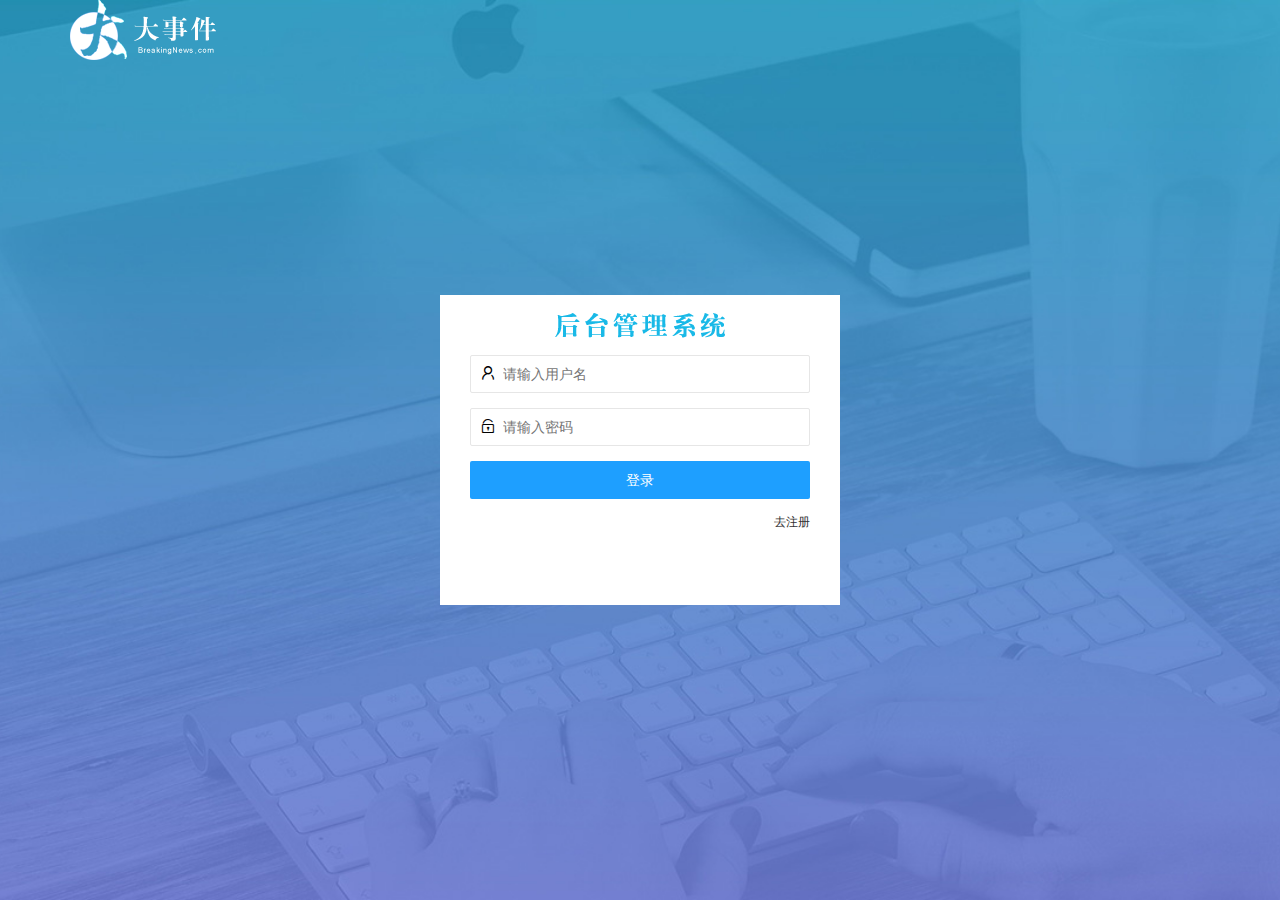
<file: login.html>
<!DOCTYPE html>
<html lang="en">

<head>
    <meta charset="UTF-8">
    <meta name="viewport" content="width=device-width, initial-scale=1.0">
    <title>大事件注册页面</title>
    <link rel="stylesheet" href="/home/assets/lib/layui/css/layui.css">
    <link rel="stylesheet" href="/home/assets/css/login.css">
</head>

<body>
    <!-- 头部的 Logo 区域 -->
    <div class="layui-main">
        <img src="/home/assets/images/logo.png" alt="" />
    </div>

    <!-- 登录注册区域 -->
    <div class="loginAndRegBox">
        <div class="title-box"></div>
        <!-- 登录的div -->
        <div class="login-box">
            <!-- 登录的表单 -->
            <form class="layui-form" id="form_login">
                <!-- 用户名 -->
                <div class="layui-form-item">
                    <i class="layui-icon layui-icon-username"></i>
                    <input type="text" name="username" required lay-verify="required" placeholder="请输入用户名" autocomplete="off" class="layui-input" />
                </div>
                <!-- 密码 -->
                <div class="layui-form-item">
                    <i class="layui-icon layui-icon-password"></i>
                    <input type="password" name="password" required lay-verify="required|pwd" placeholder="请输入密码" autocomplete="off" class="layui-input" />
                </div>
                <!-- 登录按钮 -->
                <div class="layui-form-item">
                    <!-- 注意：表单提交按钮和普通按钮的区别，就是 lay-submit 属性 -->
                    <button class="layui-btn layui-btn-fluid layui-btn-normal" lay-submit>登录</button>
                </div>
                <div class="layui-form-item links">
                    <a href="javascript:;" id="link_reg">去注册</a>
                </div>
            </form>
        </div>
        <!-- 注册的div -->
        <div class="reg-box">
            <!-- 注册的表单 -->
            <form class="layui-form" id="form_reg">
                <!-- 用户名 -->
                <div class="layui-form-item">
                    <i class="layui-icon layui-icon-username"></i>
                    <input type="text" name="username" required lay-verify="required" placeholder="请输入用户名" autocomplete="off" class="layui-input" />
                </div>
                <!-- 密码 -->
                <div class="layui-form-item">
                    <i class="layui-icon layui-icon-password"></i>
                    <input type="password" name="password" required lay-verify="required|pwd" placeholder="请输入密码" autocomplete="off" class="layui-input" />
                </div>
                <!-- 密码确认框 -->
                <div class="layui-form-item">
                    <i class="layui-icon layui-icon-password"></i>
                    <input type="password" name="repassword" required lay-verify="required|pwd|repwd" placeholder="再次确认密码" autocomplete="off" class="layui-input" />
                </div>
                <!-- 注册按钮 -->
                <div class="layui-form-item">
                    <!-- 注意：表单提交按钮和普通按钮的区别，就是 lay-submit 属性 -->
                    <button class="layui-btn layui-btn-fluid layui-btn-normal" lay-submit>注册</button>
                </div>
                <div class="layui-form-item links">
                    <a href="javascript:;" id="link_login">去登录</a>
                </div>
            </form>
            <!-- <a href="javascript:;" id="link_login">去登录</a> -->

        </div>
    </div>
    <script src="/home/assets/lib/layui/layui.all.js"></script>
    <script src="/home/assets/lib/jquery.js"></script>
    <script src="/home/assets/js/baseApl.js"></script>
    <script src="/home/assets/js/login.js"></script>
</body>

</html>
</file>
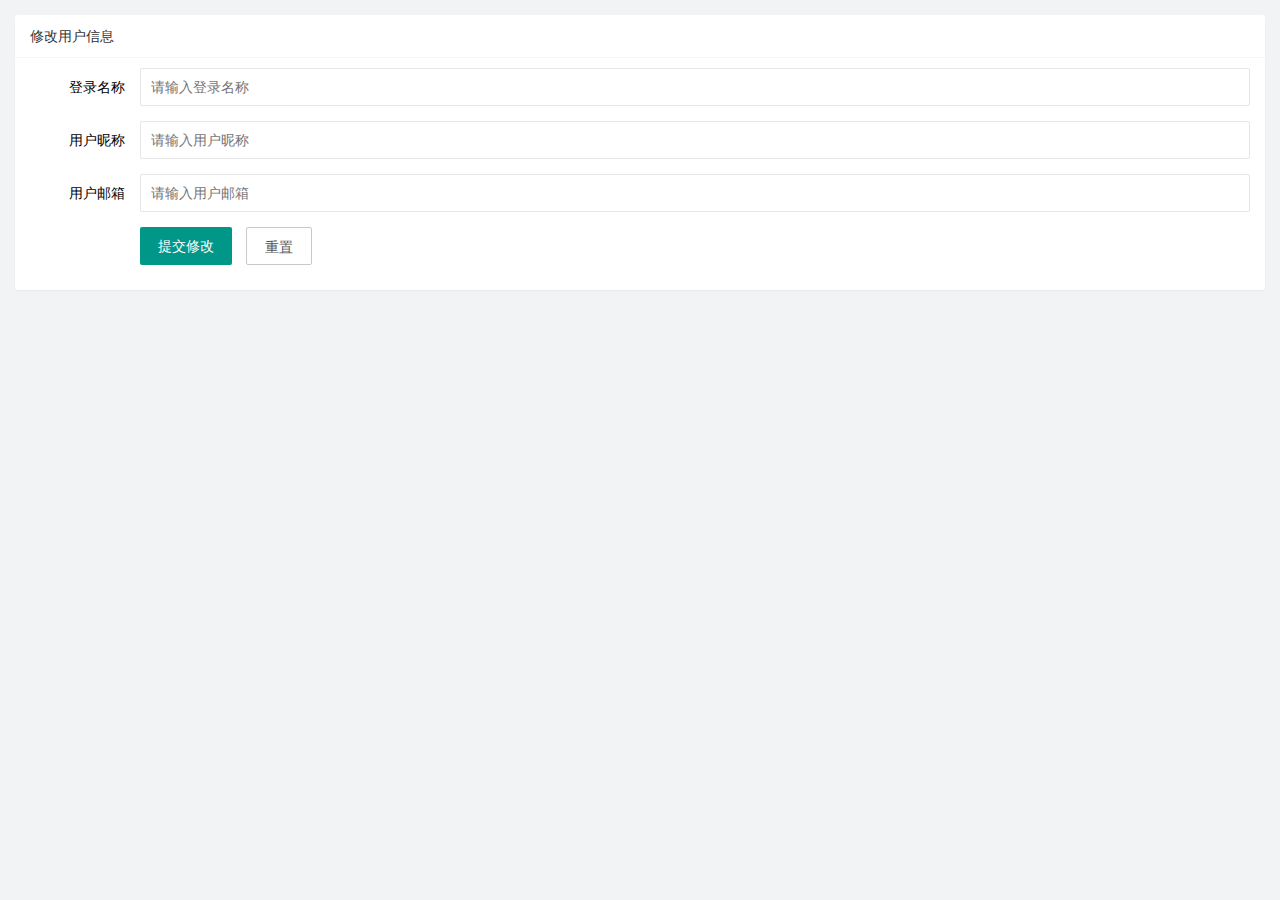
<file: user/user_info.html>
<!DOCTYPE html>
<html lang="en">

<head>
    <meta charset="UTF-8">
    <meta name="viewport" content="width=device-width, initial-scale=1.0">
    <title>Document</title>
    <link rel="stylesheet" href="/home/assets/lib/layui/css/layui.css">
    <link rel="stylesheet" href="/home/assets/css/user/user_info.css">
</head>

<body>
    <!-- 卡片区域 -->
    <div class="layui-card">
        <div class="layui-card-header">修改用户信息</div>
        <div class="layui-card-body">
            <!-- form 表单区域 -->
            <form class="layui-form" lay-filter="formUserInfo">
                <!-- 这是隐藏域 -->
                <input type="hidden" name="id" value="" />
                <div class="layui-form-item">
                    <label class="layui-form-label">登录名称</label>
                    <div class="layui-input-block">
                        <input type="text" name="username" required lay-verify="required" placeholder="请输入登录名称" autocomplete="off" class="layui-input" readonly />
                    </div>
                </div>
                <div class="layui-form-item">
                    <label class="layui-form-label">用户昵称</label>
                    <div class="layui-input-block">
                        <input type="text" name="nickname" required lay-verify="required|nickname" placeholder="请输入用户昵称" autocomplete="off" class="layui-input" />
                    </div>
                </div>
                <div class="layui-form-item">
                    <label class="layui-form-label">用户邮箱</label>
                    <div class="layui-input-block">
                        <input type="text" name="email" required lay-verify="required|email" placeholder="请输入用户邮箱" autocomplete="off" class="layui-input" />
                    </div>
                </div>
                <div class="layui-form-item">
                    <div class="layui-input-block">
                        <button class="layui-btn" lay-submit lay-filter="formDemo">提交修改</button>
                        <button class="layui-btn layui-btn-primary" id="btnReset">重置</button>
                    </div>
                </div>
            </form>
        </div>
    </div>
    <script src="/home/assets/lib/layui/layui.all.js"></script>
    <script src="/home/assets/lib/jquery.js"></script>
    <script src="/home/assets/js/baseApl.js"></script>
    <script src="/home/assets/js/user_info.js"></script>
</body>

</html>
</file>
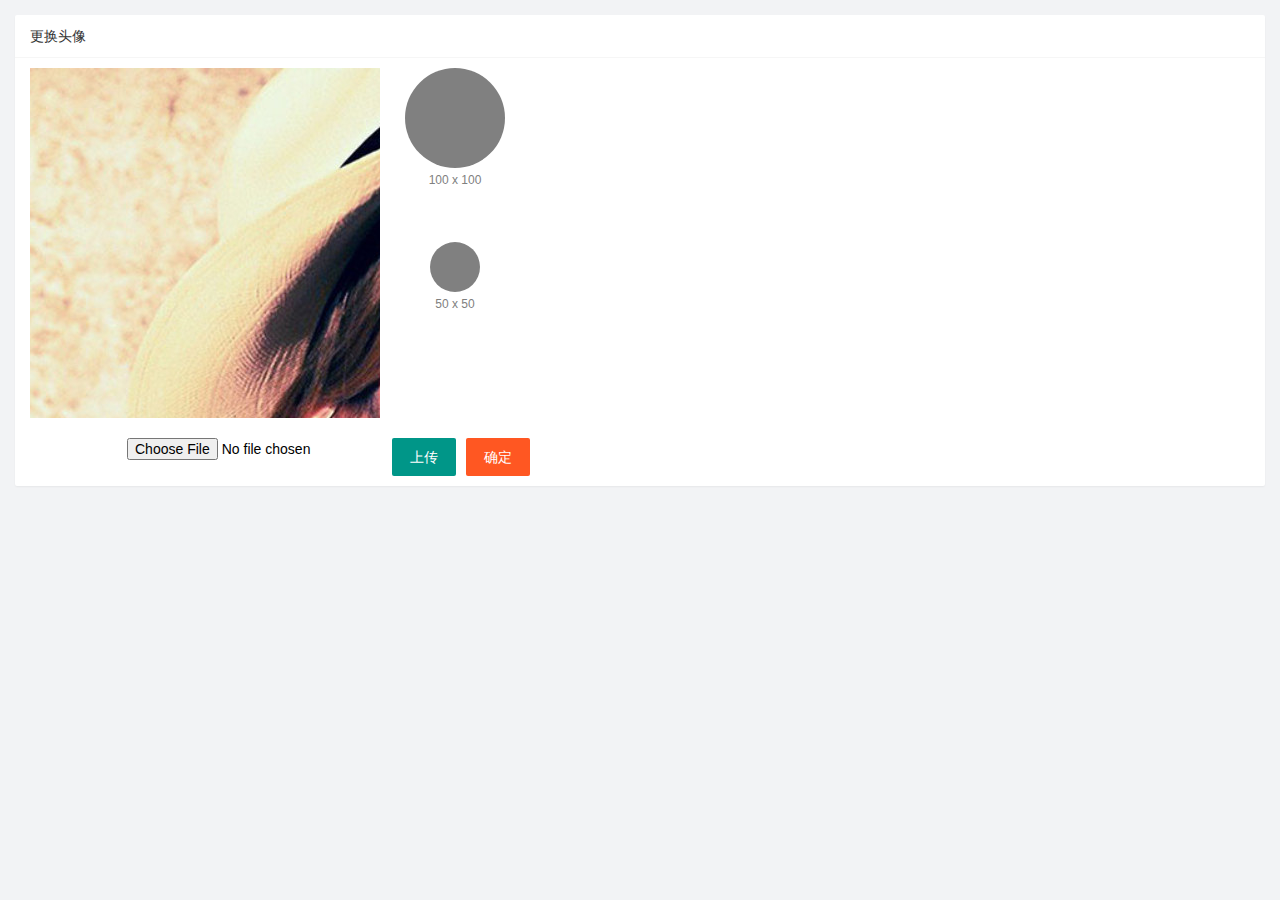
<file: user/user_pic.html>
<!DOCTYPE html>
<html lang="en">

<head>
    <meta charset="UTF-8" />
    <meta name="viewport" content="width=device-width, initial-scale=1.0" />
    <title>Document</title>
    <link rel="stylesheet" href="/home/assets/lib/cropper/cropper.css">
    <link rel="stylesheet" href="/home/assets/lib/layui/css/layui.css" />
    <link rel="stylesheet" href="/home/assets/css/user/user_pic.css" />
</head>

<body>
    <!-- 卡片区域 -->
    <div class="layui-card">
        <div class="layui-card-header">更换头像</div>
        <div class="layui-card-body">
            <!-- 第一行的图片裁剪和预览区域 -->
            <div class="row1">
                <!-- 图片裁剪区域 -->
                <div class="cropper-box">
                    <!-- 这个 img 标签很重要，将来会把它初始化为裁剪区域 -->
                    <img id="image" src="/home/assets/images/sample.jpg" />
                </div>
                <!-- 图片的预览区域 -->
                <div class="preview-box">
                    <div>
                        <!-- 宽高为 100px 的预览区域 -->
                        <div class="img-preview w100"></div>
                        <p class="size">100 x 100</p>
                    </div>
                    <div>
                        <!-- 宽高为 50px 的预览区域 -->
                        <div class="img-preview w50"></div>
                        <p class="size">50 x 50</p>
                    </div>
                </div>
            </div>
            <!-- 第二行 -->
            <div class="row2">
                <input type="file" id="file" accept="image/*">
                <button type="button" type="button" class="layui-btn">上传</button>
                <button type="button" class="layui-btn layui-btn-danger">确定</button>
            </div>
        </div>
    </div>
    <script src="/home/assets/lib/jquery.js"></script>
    <script src="/home/assets/lib/cropper/Cropper.js"></script>
    <script src="/home/assets/lib/cropper/jquery-cropper.js"></script>
</body>

</html>
</file>
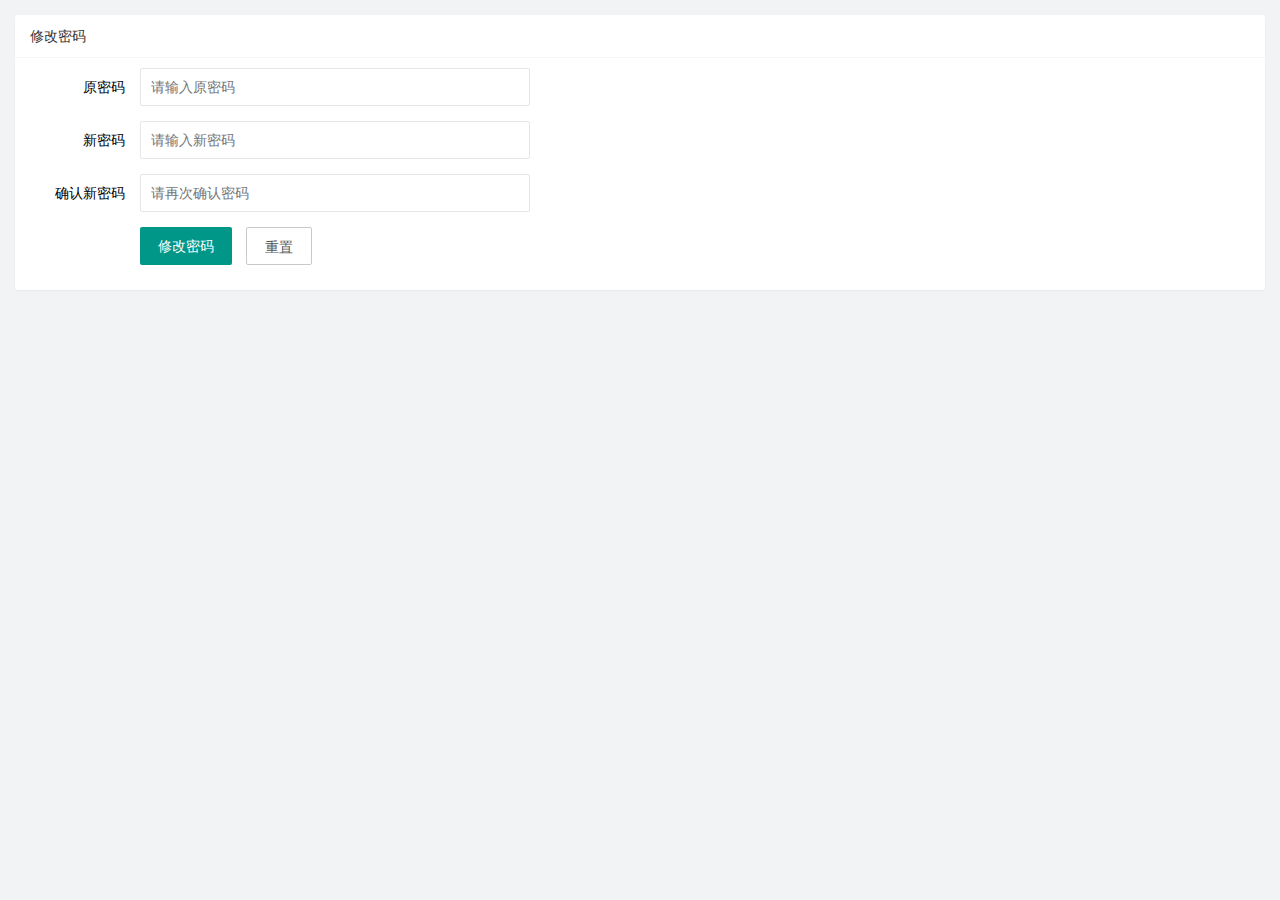
<file: user/user_pwd.html>
<!DOCTYPE html>
<html lang="en">

<head>
    <meta charset="UTF-8" />
    <meta name="viewport" content="width=device-width, initial-scale=1.0" />
    <title>Document</title>
    <link rel="stylesheet" href="/home/assets/lib/layui/css/layui.css" />
    <link rel="stylesheet" href="/home/assets/css/user/user_pwd.css" />
</head>

<body>
    <!-- 卡片区域 -->
    <div class="layui-card">
        <div class="layui-card-header">修改密码</div>
        <div class="layui-card-body">
            <form class="layui-form">
                <div class="layui-form-item">
                    <label class="layui-form-label">原密码</label>
                    <div class="layui-input-block">
                        <input type="password" name="oldPwd" required lay-verify="required|pwd" placeholder="请输入原密码" autocomplete="off" class="layui-input" />
                    </div>
                </div>
                <div class="layui-form-item">
                    <label class="layui-form-label">新密码</label>
                    <div class="layui-input-block">
                        <input type="password" name="newPwd" required lay-verify="required|pwd|samePwd" placeholder="请输入新密码" autocomplete="off" class="layui-input" />
                    </div>
                </div>
                <div class="layui-form-item">
                    <label class="layui-form-label">确认新密码</label>
                    <div class="layui-input-block">
                        <input type="password" name="rePwd" required lay-verify="required|pwd|rePwd" placeholder="请再次确认密码" autocomplete="off" class="layui-input" />
                    </div>
                </div>
                <div class="layui-form-item">
                    <div class="layui-input-block">
                        <button class="layui-btn" lay-submit lay-filter="formDemo">修改密码</button>
                        <button type="reset" class="layui-btn layui-btn-primary">重置</button>
                    </div>
                </div>
            </form>
        </div>
    </div>
    <script src="/home/assets/lib/layui/layui.all.js"></script>
    <script src="/home/assets/lib/jquery.js"></script>
    <script src="/home/assets/js/baseApl.js"></script>
    <script src="/home/assets/js/user_pwd.js"></script>
</body>

</html>
</file>
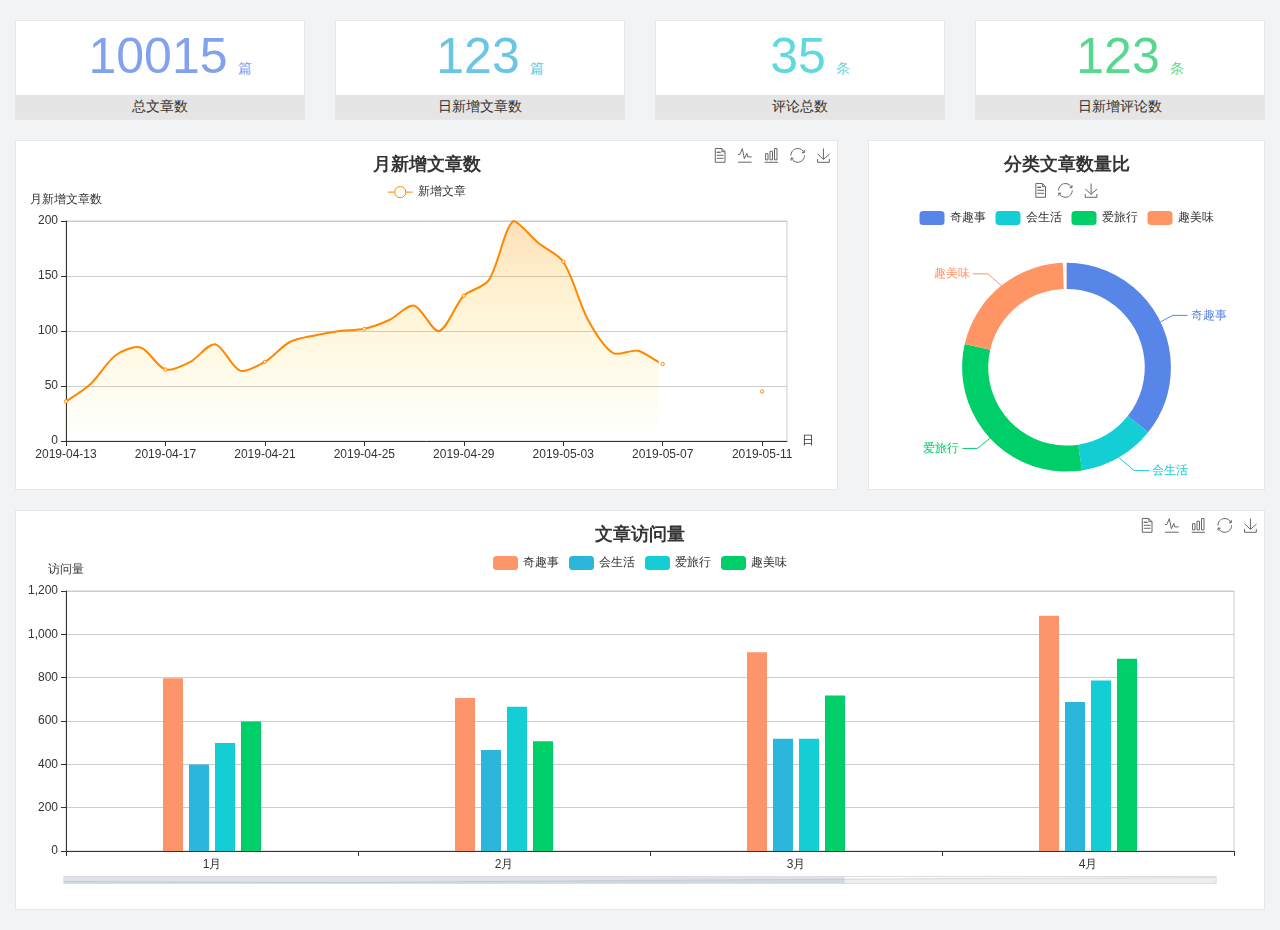
<file: home/home/dashboard.html>
<!DOCTYPE html>
<html lang="en">

<head>
    <meta charset="UTF-8">
    <meta name="viewport" content="width=device-width, initial-scale=1.0">
    <meta http-equiv="X-UA-Compatible" content="ie=edge">
    <title>图表统计</title>
    <link rel="stylesheet" href="/home/assets/lib/bootstrap.css" />
    <link rel="stylesheet" href="/home/assets/lib/main.css" />
    <script src="/home/assets/lib/jquery.js"></script>
    <script type="text/javascript" src="/home/assets/lib/echarts.min.js"></script>
</head>

<body>
    <div class="container-fluid">
        <div class="row spannel_list">
            <div class="col-sm-3 col-xs-6">
                <div class="spannel">
                    <em>10015</em><span>篇</span>
                    <b>总文章数</b>
                </div>
            </div>
            <div class="col-sm-3 col-xs-6">
                <div class="spannel scolor01">
                    <em>123</em><span>篇</span>
                    <b>日新增文章数</b>
                </div>
            </div>
            <div class="col-sm-3 col-xs-6">
                <div class="spannel scolor02">
                    <em>35</em><span>条</span>
                    <b>评论总数</b>
                </div>
            </div>
            <div class="col-sm-3 col-xs-6">
                <div class="spannel scolor03">
                    <em>123</em><span>条</span>
                    <b>日新增评论数</b>
                </div>
            </div>
        </div>
    </div>

    <div class="container-fluid">
        <div class="row curve-pie">
            <div class="col-lg-8 col-md-8">
                <div class="gragh_pannel" id="curve_show"></div>
            </div>
            <div class="col-lg-4 col-md-4">
                <div class="gragh_pannel" id="pie_show"></div>
            </div>
        </div>
    </div>

    <div class="container-fluid">
        <div class="column_pannel" id="column_show"></div>
    </div>

    <script>
        var oChart = echarts.init(document.getElementById('curve_show'));
        var aList_all = [{
            'count': 36,
            'date': '2019-04-13'
        }, {
            'count': 52,
            'date': '2019-04-14'
        }, {
            'count': 78,
            'date': '2019-04-15'
        }, {
            'count': 85,
            'date': '2019-04-16'
        }, {
            'count': 65,
            'date': '2019-04-17'
        }, {
            'count': 72,
            'date': '2019-04-18'
        }, {
            'count': 88,
            'date': '2019-04-19'
        }, {
            'count': 64,
            'date': '2019-04-20'
        }, {
            'count': 72,
            'date': '2019-04-21'
        }, {
            'count': 90,
            'date': '2019-04-22'
        }, {
            'count': 96,
            'date': '2019-04-23'
        }, {
            'count': 100,
            'date': '2019-04-24'
        }, {
            'count': 102,
            'date': '2019-04-25'
        }, {
            'count': 110,
            'date': '2019-04-26'
        }, {
            'count': 123,
            'date': '2019-04-27'
        }, {
            'count': 100,
            'date': '2019-04-28'
        }, {
            'count': 132,
            'date': '2019-04-29'
        }, {
            'count': 146,
            'date': '2019-04-30'
        }, {
            'count': 200,
            'date': '2019-05-01'
        }, {
            'count': 180,
            'date': '2019-05-02'
        }, {
            'count': 163,
            'date': '2019-05-03'
        }, {
            'count': 110,
            'date': '2019-05-04'
        }, {
            'count': 80,
            'date': '2019-05-05'
        }, {
            'count': 82,
            'date': '2019-05-06'
        }, {
            'count': 70,
            'date': '2019-05-07'
        }, {
            'count': 65,
            'date': '2019-05-08'
        }, {
            'count': 54,
            'date': '2019-05-09'
        }, {
            'count': 40,
            'date': '2019-05-10'
        }, {
            'count': 45,
            'date': '2019-05-11'
        }, {
            'count': 38,
            'date': '2019-05-12'
        }, ];

        let aCount = [];
        let aDate = [];

        for (var i = 0; i < aList_all.length; i++) {
            aCount.push(aList_all[i].count);
            aDate.push(aList_all[i].date);
        }

        var chartopt = {
            title: {
                text: '月新增文章数',
                left: 'center',
                top: '10'
            },
            tooltip: {
                trigger: 'axis'
            },
            legend: {
                data: ['新增文章'],
                top: '40'
            },
            toolbox: {
                show: true,
                feature: {
                    mark: {
                        show: true
                    },
                    dataView: {
                        show: true,
                        readOnly: false
                    },
                    magicType: {
                        show: true,
                        type: ['line', 'bar']
                    },
                    restore: {
                        show: true
                    },
                    saveAsImage: {
                        show: true
                    }
                }
            },
            calculable: true,
            xAxis: [{
                name: '日',
                type: 'category',
                boundaryGap: false,
                data: aDate
            }],
            yAxis: [{
                name: '月新增文章数',
                type: 'value'
            }],
            series: [{
                name: '新增文章',
                type: 'line',
                smooth: true,
                itemStyle: {
                    normal: {
                        areaStyle: {
                            type: 'default'
                        },
                        color: '#f80'
                    },
                    lineStyle: {
                        color: '#f80'
                    }
                },
                data: aCount
            }],
            areaStyle: {
                normal: {
                    color: new echarts.graphic.LinearGradient(0, 0, 0, 1, [{
                        offset: 0,
                        color: 'rgba(255,136,0,0.39)'
                    }, {
                        offset: .34,
                        color: 'rgba(255,180,0,0.25)'
                    }, {
                        offset: 1,
                        color: 'rgba(255,222,0,0.00)'
                    }])

                }
            },
            grid: {
                show: true,
                x: 50,
                x2: 50,
                y: 80,
                height: 220
            }
        };

        oChart.setOption(chartopt);


        var oPie = echarts.init(document.getElementById('pie_show'));
        var oPieopt = {
            title: {
                top: 10,
                text: '分类文章数量比',
                x: 'center'
            },
            tooltip: {
                trigger: 'item',
                formatter: "{a} <br/>{b} : {c} ({d}%)"
            },
            color: ['#5885e8', '#13cfd5', '#00ce68', '#ff9565'],
            legend: {
                x: 'center',
                top: 65,
                data: ['奇趣事', '会生活', '爱旅行', '趣美味']
            },
            toolbox: {
                show: true,
                x: 'center',
                top: 35,
                feature: {
                    mark: {
                        show: true
                    },
                    dataView: {
                        show: true,
                        readOnly: false
                    },
                    magicType: {
                        show: true,
                        type: ['pie', 'funnel'],
                        option: {
                            funnel: {
                                x: '25%',
                                width: '50%',
                                funnelAlign: 'left',
                                max: 1548
                            }
                        }
                    },
                    restore: {
                        show: true
                    },
                    saveAsImage: {
                        show: true
                    }
                }
            },
            calculable: true,
            series: [{
                name: '访问来源',
                type: 'pie',
                radius: ['45%', '60%'],
                center: ['50%', '65%'],
                data: [{
                    value: 300,
                    name: '奇趣事'
                }, {
                    value: 100,
                    name: '会生活'
                }, {
                    value: 260,
                    name: '爱旅行'
                }, {
                    value: 180,
                    name: '趣美味'
                }]
            }]
        };
        oPie.setOption(oPieopt);



        var oColumn = this.echarts.init(document.getElementById('column_show'));
        var oColumnopt = {
            title: {
                text: '文章访问量',
                left: 'center',
                top: '10'
            },
            tooltip: {
                trigger: 'axis'
            },
            legend: {
                data: ['奇趣事', '会生活', '爱旅行', '趣美味'],
                top: '40'
            },
            toolbox: {
                show: true,
                feature: {
                    mark: {
                        show: true
                    },
                    dataView: {
                        show: true,
                        readOnly: false
                    },
                    magicType: {
                        show: true,
                        type: ['line', 'bar']
                    },
                    restore: {
                        show: true
                    },
                    saveAsImage: {
                        show: true
                    }
                }
            },
            calculable: true,
            xAxis: [{
                type: 'category',
                data: ['1月', '2月', '3月', '4月', '5月']
            }],
            yAxis: [{
                name: '访问量',
                type: 'value'
            }],
            series: [{
                name: '奇趣事',
                type: 'bar',
                barWidth: 20,
                itemStyle: {
                    normal: {
                        areaStyle: {
                            type: 'default'
                        },
                        color: '#fd956a'
                    }
                },
                data: [800, 708, 920, 1090, 1200]
            }, {
                name: '会生活',
                type: 'bar',
                barWidth: 20,
                itemStyle: {
                    normal: {
                        areaStyle: {
                            type: 'default'
                        },
                        color: '#2bb6db'
                    }
                },
                data: [400, 468, 520, 690, 800]
            }, {
                name: '爱旅行',
                type: 'bar',
                barWidth: 20,
                itemStyle: {
                    normal: {
                        areaStyle: {
                            type: 'default'
                        },
                        color: '#13cfd5'
                    }
                },
                data: [500, 668, 520, 790, 900]
            }, {
                name: '趣美味',
                type: 'bar',
                barWidth: 20,
                itemStyle: {
                    normal: {
                        areaStyle: {
                            type: 'default'
                        },
                        color: '#00ce68'
                    }
                },
                data: [600, 508, 720, 890, 1000]
            }],
            grid: {
                show: true,
                x: 50,
                x2: 30,
                y: 80,
                height: 260
            },
            dataZoom: [ //给x轴设置滚动条
                {
                    start: 0, //默认为0
                    end: 100 - 1000 / 31, //默认为100
                    type: 'slider',
                    show: true,
                    xAxisIndex: [0],
                    handleSize: 0, //滑动条的 左右2个滑动条的大小
                    height: 8, //组件高度
                    left: 45, //左边的距离
                    right: 50, //右边的距离
                    bottom: 26, //右边的距离
                    handleColor: '#ddd', //h滑动图标的颜色
                    handleStyle: {
                        borderColor: "#cacaca",
                        borderWidth: "1",
                        shadowBlur: 2,
                        background: "#ddd",
                        shadowColor: "#ddd",
                    }
                }
            ]
        };
        oColumn.setOption(oColumnopt);
    </script>
</body>

</html>
</file>
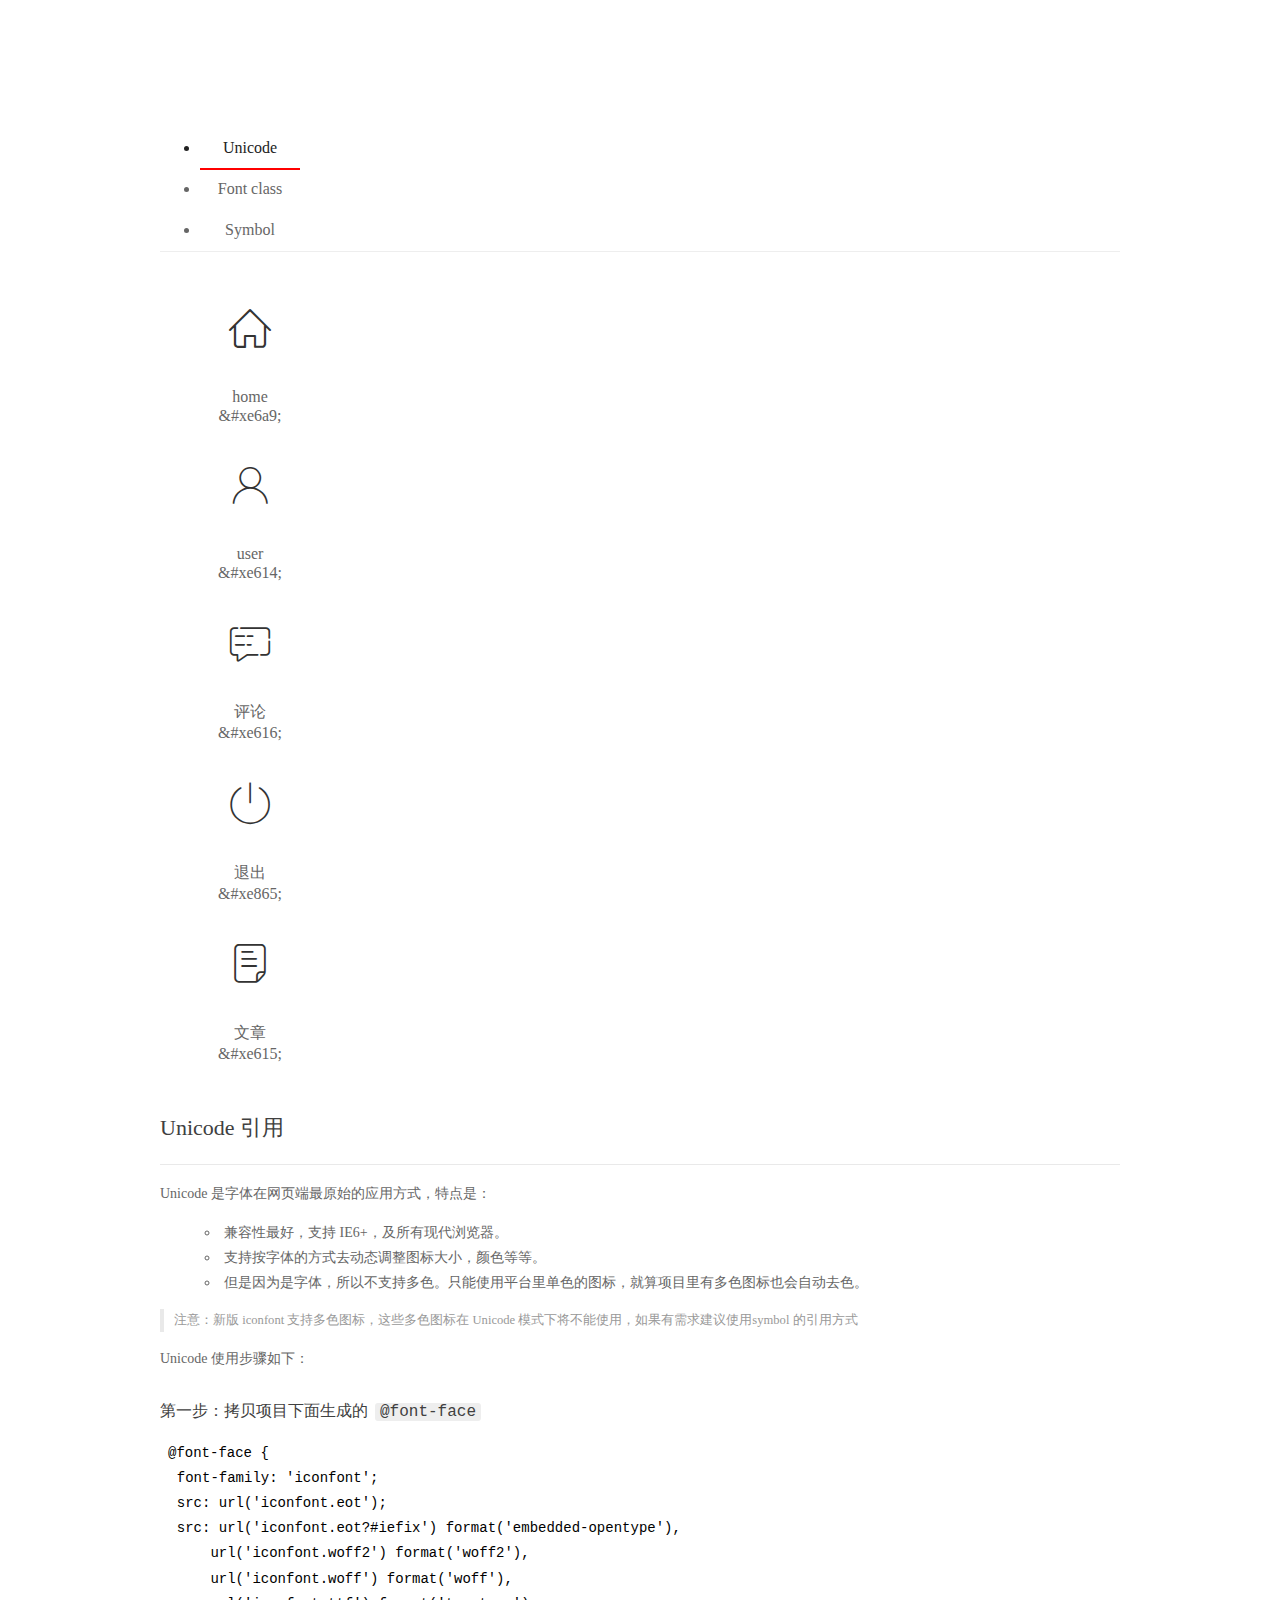
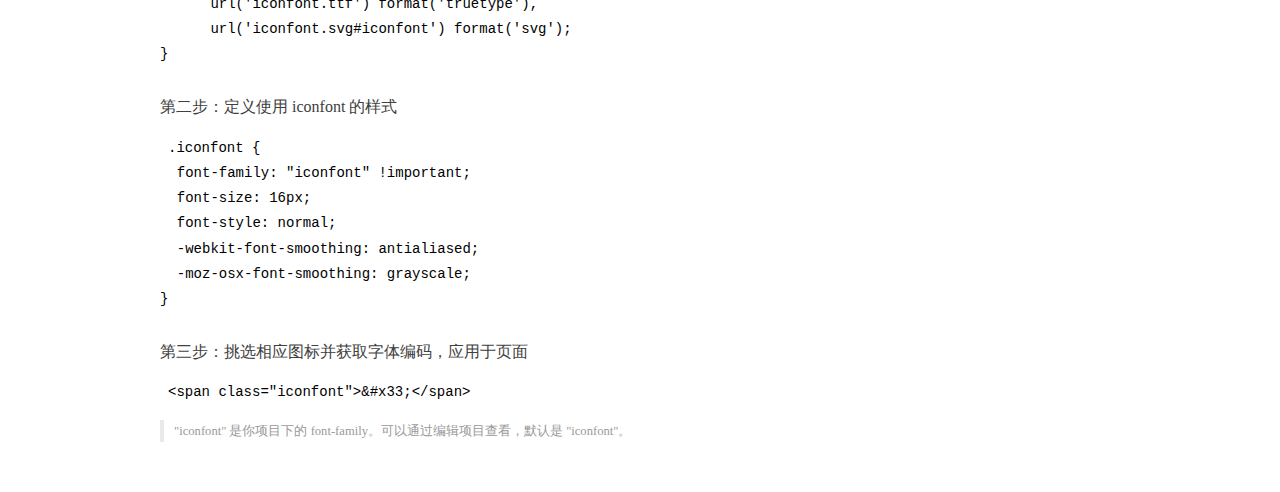
<file: home/assets/fonts/demo_index.html>
<!DOCTYPE html>
<html>
<head>
  <meta charset="utf-8"/>
  <title>IconFont Demo</title>
  <link rel="shortcut icon" href="https://gtms04.alicdn.com/tps/i4/TB1_oz6GVXXXXaFXpXXJDFnIXXX-64-64.ico" type="image/x-icon"/>
  <link rel="stylesheet" href="https://g.alicdn.com/thx/cube/1.3.2/cube.min.css">
  <link rel="stylesheet" href="demo.css">
  <link rel="stylesheet" href="iconfont.css">
  <script src="iconfont.js"></script>
  <!-- jQuery -->
  <script src="https://a1.alicdn.com/oss/uploads/2018/12/26/7bfddb60-08e8-11e9-9b04-53e73bb6408b.js"></script>
  <!-- 代码高亮 -->
  <script src="https://a1.alicdn.com/oss/uploads/2018/12/26/a3f714d0-08e6-11e9-8a15-ebf944d7534c.js"></script>
</head>
<body>
  <div class="main">
    <h1 class="logo"><a href="https://www.iconfont.cn/" title="iconfont 首页" target="_blank">&#xe86b;</a></h1>
    <div class="nav-tabs">
      <ul id="tabs" class="dib-box">
        <li class="dib active"><span>Unicode</span></li>
        <li class="dib"><span>Font class</span></li>
        <li class="dib"><span>Symbol</span></li>
      </ul>
      
    </div>
    <div class="tab-container">
      <div class="content unicode" style="display: block;">
          <ul class="icon_lists dib-box">
          
            <li class="dib">
              <span class="icon iconfont">&#xe6a9;</span>
                <div class="name">home</div>
                <div class="code-name">&amp;#xe6a9;</div>
              </li>
          
            <li class="dib">
              <span class="icon iconfont">&#xe614;</span>
                <div class="name">user</div>
                <div class="code-name">&amp;#xe614;</div>
              </li>
          
            <li class="dib">
              <span class="icon iconfont">&#xe616;</span>
                <div class="name">评论</div>
                <div class="code-name">&amp;#xe616;</div>
              </li>
          
            <li class="dib">
              <span class="icon iconfont">&#xe865;</span>
                <div class="name">退出</div>
                <div class="code-name">&amp;#xe865;</div>
              </li>
          
            <li class="dib">
              <span class="icon iconfont">&#xe615;</span>
                <div class="name">文章</div>
                <div class="code-name">&amp;#xe615;</div>
              </li>
          
          </ul>
          <div class="article markdown">
          <h2 id="unicode-">Unicode 引用</h2>
          <hr>

          <p>Unicode 是字体在网页端最原始的应用方式，特点是：</p>
          <ul>
            <li>兼容性最好，支持 IE6+，及所有现代浏览器。</li>
            <li>支持按字体的方式去动态调整图标大小，颜色等等。</li>
            <li>但是因为是字体，所以不支持多色。只能使用平台里单色的图标，就算项目里有多色图标也会自动去色。</li>
          </ul>
          <blockquote>
            <p>注意：新版 iconfont 支持多色图标，这些多色图标在 Unicode 模式下将不能使用，如果有需求建议使用symbol 的引用方式</p>
          </blockquote>
          <p>Unicode 使用步骤如下：</p>
          <h3 id="-font-face">第一步：拷贝项目下面生成的 <code>@font-face</code></h3>
<pre><code class="language-css"
>@font-face {
  font-family: 'iconfont';
  src: url('iconfont.eot');
  src: url('iconfont.eot?#iefix') format('embedded-opentype'),
      url('iconfont.woff2') format('woff2'),
      url('iconfont.woff') format('woff'),
      url('iconfont.ttf') format('truetype'),
      url('iconfont.svg#iconfont') format('svg');
}
</code></pre>
          <h3 id="-iconfont-">第二步：定义使用 iconfont 的样式</h3>
<pre><code class="language-css"
>.iconfont {
  font-family: "iconfont" !important;
  font-size: 16px;
  font-style: normal;
  -webkit-font-smoothing: antialiased;
  -moz-osx-font-smoothing: grayscale;
}
</code></pre>
          <h3 id="-">第三步：挑选相应图标并获取字体编码，应用于页面</h3>
<pre>
<code class="language-html"
>&lt;span class="iconfont"&gt;&amp;#x33;&lt;/span&gt;
</code></pre>
          <blockquote>
            <p>"iconfont" 是你项目下的 font-family。可以通过编辑项目查看，默认是 "iconfont"。</p>
          </blockquote>
          </div>
      </div>
      <div class="content font-class">
        <ul class="icon_lists dib-box">
          
          <li class="dib">
            <span class="icon iconfont icon-home"></span>
            <div class="name">
              home
            </div>
            <div class="code-name">.icon-home
            </div>
          </li>
          
          <li class="dib">
            <span class="icon iconfont icon-user"></span>
            <div class="name">
              user
            </div>
            <div class="code-name">.icon-user
            </div>
          </li>
          
          <li class="dib">
            <span class="icon iconfont icon-pinglun"></span>
            <div class="name">
              评论
            </div>
            <div class="code-name">.icon-pinglun
            </div>
          </li>
          
          <li class="dib">
            <span class="icon iconfont icon-tuichu"></span>
            <div class="name">
              退出
            </div>
            <div class="code-name">.icon-tuichu
            </div>
          </li>
          
          <li class="dib">
            <span class="icon iconfont icon-16"></span>
            <div class="name">
              文章
            </div>
            <div class="code-name">.icon-16
            </div>
          </li>
          
        </ul>
        <div class="article markdown">
        <h2 id="font-class-">font-class 引用</h2>
        <hr>

        <p>font-class 是 Unicode 使用方式的一种变种，主要是解决 Unicode 书写不直观，语意不明确的问题。</p>
        <p>与 Unicode 使用方式相比，具有如下特点：</p>
        <ul>
          <li>兼容性良好，支持 IE8+，及所有现代浏览器。</li>
          <li>相比于 Unicode 语意明确，书写更直观。可以很容易分辨这个 icon 是什么。</li>
          <li>因为使用 class 来定义图标，所以当要替换图标时，只需要修改 class 里面的 Unicode 引用。</li>
          <li>不过因为本质上还是使用的字体，所以多色图标还是不支持的。</li>
        </ul>
        <p>使用步骤如下：</p>
        <h3 id="-fontclass-">第一步：引入项目下面生成的 fontclass 代码：</h3>
<pre><code class="language-html">&lt;link rel="stylesheet" href="./iconfont.css"&gt;
</code></pre>
        <h3 id="-">第二步：挑选相应图标并获取类名，应用于页面：</h3>
<pre><code class="language-html">&lt;span class="iconfont icon-xxx"&gt;&lt;/span&gt;
</code></pre>
        <blockquote>
          <p>"
            iconfont" 是你项目下的 font-family。可以通过编辑项目查看，默认是 "iconfont"。</p>
        </blockquote>
      </div>
      </div>
      <div class="content symbol">
          <ul class="icon_lists dib-box">
          
            <li class="dib">
                <svg class="icon svg-icon" aria-hidden="true">
                  <use xlink:href="#icon-home"></use>
                </svg>
                <div class="name">home</div>
                <div class="code-name">#icon-home</div>
            </li>
          
            <li class="dib">
                <svg class="icon svg-icon" aria-hidden="true">
                  <use xlink:href="#icon-user"></use>
                </svg>
                <div class="name">user</div>
                <div class="code-name">#icon-user</div>
            </li>
          
            <li class="dib">
                <svg class="icon svg-icon" aria-hidden="true">
                  <use xlink:href="#icon-pinglun"></use>
                </svg>
                <div class="name">评论</div>
                <div class="code-name">#icon-pinglun</div>
            </li>
          
            <li class="dib">
                <svg class="icon svg-icon" aria-hidden="true">
                  <use xlink:href="#icon-tuichu"></use>
                </svg>
                <div class="name">退出</div>
                <div class="code-name">#icon-tuichu</div>
            </li>
          
            <li class="dib">
                <svg class="icon svg-icon" aria-hidden="true">
                  <use xlink:href="#icon-16"></use>
                </svg>
                <div class="name">文章</div>
                <div class="code-name">#icon-16</div>
            </li>
          
          </ul>
          <div class="article markdown">
          <h2 id="symbol-">Symbol 引用</h2>
          <hr>

          <p>这是一种全新的使用方式，应该说这才是未来的主流，也是平台目前推荐的用法。相关介绍可以参考这篇<a href="">文章</a>
            这种用法其实是做了一个 SVG 的集合，与另外两种相比具有如下特点：</p>
          <ul>
            <li>支持多色图标了，不再受单色限制。</li>
            <li>通过一些技巧，支持像字体那样，通过 <code>font-size</code>, <code>color</code> 来调整样式。</li>
            <li>兼容性较差，支持 IE9+，及现代浏览器。</li>
            <li>浏览器渲染 SVG 的性能一般，还不如 png。</li>
          </ul>
          <p>使用步骤如下：</p>
          <h3 id="-symbol-">第一步：引入项目下面生成的 symbol 代码：</h3>
<pre><code class="language-html">&lt;script src="./iconfont.js"&gt;&lt;/script&gt;
</code></pre>
          <h3 id="-css-">第二步：加入通用 CSS 代码（引入一次就行）：</h3>
<pre><code class="language-html">&lt;style&gt;
.icon {
  width: 1em;
  height: 1em;
  vertical-align: -0.15em;
  fill: currentColor;
  overflow: hidden;
}
&lt;/style&gt;
</code></pre>
          <h3 id="-">第三步：挑选相应图标并获取类名，应用于页面：</h3>
<pre><code class="language-html">&lt;svg class="icon" aria-hidden="true"&gt;
  &lt;use xlink:href="#icon-xxx"&gt;&lt;/use&gt;
&lt;/svg&gt;
</code></pre>
          </div>
      </div>

    </div>
  </div>
  <script>
  $(document).ready(function () {
      $('.tab-container .content:first').show()

      $('#tabs li').click(function (e) {
        var tabContent = $('.tab-container .content')
        var index = $(this).index()

        if ($(this).hasClass('active')) {
          return
        } else {
          $('#tabs li').removeClass('active')
          $(this).addClass('active')

          tabContent.hide().eq(index).fadeIn()
        }
      })
    })
  </script>
</body>
</html>
</file>
<file: home/assets/lib/layui/css/layui.css>
/** layui-v2.5.5 MIT License By https://www.layui.com */
 .layui-inline,img{display:inline-block;vertical-align:middle}h1,h2,h3,h4,h5,h6{font-weight:400}.layui-edge,.layui-header,.layui-inline,.layui-main{position:relative}.layui-body,.layui-edge,.layui-elip{overflow:hidden}.layui-btn,.layui-edge,.layui-inline,img{vertical-align:middle}.layui-btn,.layui-disabled,.layui-icon,.layui-unselect{-moz-user-select:none;-webkit-user-select:none;-ms-user-select:none}.layui-elip,.layui-form-checkbox span,.layui-form-pane .layui-form-label{text-overflow:ellipsis;white-space:nowrap}.layui-breadcrumb,.layui-tree-btnGroup{visibility:hidden}blockquote,body,button,dd,div,dl,dt,form,h1,h2,h3,h4,h5,h6,input,li,ol,p,pre,td,textarea,th,ul{margin:0;padding:0;-webkit-tap-highlight-color:rgba(0,0,0,0)}a:active,a:hover{outline:0}img{border:none}li{list-style:none}table{border-collapse:collapse;border-spacing:0}h4,h5,h6{font-size:100%}button,input,optgroup,option,select,textarea{font-family:inherit;font-size:inherit;font-style:inherit;font-weight:inherit;outline:0}pre{white-space:pre-wrap;white-space:-moz-pre-wrap;white-space:-pre-wrap;white-space:-o-pre-wrap;word-wrap:break-word}body{line-height:24px;font:14px Helvetica Neue,Helvetica,PingFang SC,Tahoma,Arial,sans-serif}hr{height:1px;margin:10px 0;border:0;clear:both}a{color:#333;text-decoration:none}a:hover{color:#777}a cite{font-style:normal;*cursor:pointer}.layui-border-box,.layui-border-box *{box-sizing:border-box}.layui-box,.layui-box *{box-sizing:content-box}.layui-clear{clear:both;*zoom:1}.layui-clear:after{content:'\20';clear:both;*zoom:1;display:block;height:0}.layui-inline{*display:inline;*zoom:1}.layui-edge{display:inline-block;width:0;height:0;border-width:6px;border-style:dashed;border-color:transparent}.layui-edge-top{top:-4px;border-bottom-color:#999;border-bottom-style:solid}.layui-edge-right{border-left-color:#999;border-left-style:solid}.layui-edge-bottom{top:2px;border-top-color:#999;border-top-style:solid}.layui-edge-left{border-right-color:#999;border-right-style:solid}.layui-disabled,.layui-disabled:hover{color:#d2d2d2!important;cursor:not-allowed!important}.layui-circle{border-radius:100%}.layui-show{display:block!important}.layui-hide{display:none!important}@font-face{font-family:layui-icon;src:url(../font/iconfont.eot?v=250);src:url(../font/iconfont.eot?v=250#iefix) format('embedded-opentype'),url(../font/iconfont.woff2?v=250) format('woff2'),url(../font/iconfont.woff?v=250) format('woff'),url(../font/iconfont.ttf?v=250) format('truetype'),url(../font/iconfont.svg?v=250#layui-icon) format('svg')}.layui-icon{font-family:layui-icon!important;font-size:16px;font-style:normal;-webkit-font-smoothing:antialiased;-moz-osx-font-smoothing:grayscale}.layui-icon-reply-fill:before{content:"\e611"}.layui-icon-set-fill:before{content:"\e614"}.layui-icon-menu-fill:before{content:"\e60f"}.layui-icon-search:before{content:"\e615"}.layui-icon-share:before{content:"\e641"}.layui-icon-set-sm:before{content:"\e620"}.layui-icon-engine:before{content:"\e628"}.layui-icon-close:before{content:"\1006"}.layui-icon-close-fill:before{content:"\1007"}.layui-icon-chart-screen:before{content:"\e629"}.layui-icon-star:before{content:"\e600"}.layui-icon-circle-dot:before{content:"\e617"}.layui-icon-chat:before{content:"\e606"}.layui-icon-release:before{content:"\e609"}.layui-icon-list:before{content:"\e60a"}.layui-icon-chart:before{content:"\e62c"}.layui-icon-ok-circle:before{content:"\1005"}.layui-icon-layim-theme:before{content:"\e61b"}.layui-icon-table:before{content:"\e62d"}.layui-icon-right:before{content:"\e602"}.layui-icon-left:before{content:"\e603"}.layui-icon-cart-simple:before{content:"\e698"}.layui-icon-face-cry:before{content:"\e69c"}.layui-icon-face-smile:before{content:"\e6af"}.layui-icon-survey:before{content:"\e6b2"}.layui-icon-tree:before{content:"\e62e"}.layui-icon-upload-circle:before{content:"\e62f"}.layui-icon-add-circle:before{content:"\e61f"}.layui-icon-download-circle:before{content:"\e601"}.layui-icon-templeate-1:before{content:"\e630"}.layui-icon-util:before{content:"\e631"}.layui-icon-face-surprised:before{content:"\e664"}.layui-icon-edit:before{content:"\e642"}.layui-icon-speaker:before{content:"\e645"}.layui-icon-down:before{content:"\e61a"}.layui-icon-file:before{content:"\e621"}.layui-icon-layouts:before{content:"\e632"}.layui-icon-rate-half:before{content:"\e6c9"}.layui-icon-add-circle-fine:before{content:"\e608"}.layui-icon-prev-circle:before{content:"\e633"}.layui-icon-read:before{content:"\e705"}.layui-icon-404:before{content:"\e61c"}.layui-icon-carousel:before{content:"\e634"}.layui-icon-help:before{content:"\e607"}.layui-icon-code-circle:before{content:"\e635"}.layui-icon-water:before{content:"\e636"}.layui-icon-username:before{content:"\e66f"}.layui-icon-find-fill:before{content:"\e670"}.layui-icon-about:before{content:"\e60b"}.layui-icon-location:before{content:"\e715"}.layui-icon-up:before{content:"\e619"}.layui-icon-pause:before{content:"\e651"}.layui-icon-date:before{content:"\e637"}.layui-icon-layim-uploadfile:before{content:"\e61d"}.layui-icon-delete:before{content:"\e640"}.layui-icon-play:before{content:"\e652"}.layui-icon-top:before{content:"\e604"}.layui-icon-friends:before{content:"\e612"}.layui-icon-refresh-3:before{content:"\e9aa"}.layui-icon-ok:before{content:"\e605"}.layui-icon-layer:before{content:"\e638"}.layui-icon-face-smile-fine:before{content:"\e60c"}.layui-icon-dollar:before{content:"\e659"}.layui-icon-group:before{content:"\e613"}.layui-icon-layim-download:before{content:"\e61e"}.layui-icon-picture-fine:before{content:"\e60d"}.layui-icon-link:before{content:"\e64c"}.layui-icon-diamond:before{content:"\e735"}.layui-icon-log:before{content:"\e60e"}.layui-icon-rate-solid:before{content:"\e67a"}.layui-icon-fonts-del:before{content:"\e64f"}.layui-icon-unlink:before{content:"\e64d"}.layui-icon-fonts-clear:before{content:"\e639"}.layui-icon-triangle-r:before{content:"\e623"}.layui-icon-circle:before{content:"\e63f"}.layui-icon-radio:before{content:"\e643"}.layui-icon-align-center:before{content:"\e647"}.layui-icon-align-right:before{content:"\e648"}.layui-icon-align-left:before{content:"\e649"}.layui-icon-loading-1:before{content:"\e63e"}.layui-icon-return:before{content:"\e65c"}.layui-icon-fonts-strong:before{content:"\e62b"}.layui-icon-upload:before{content:"\e67c"}.layui-icon-dialogue:before{content:"\e63a"}.layui-icon-video:before{content:"\e6ed"}.layui-icon-headset:before{content:"\e6fc"}.layui-icon-cellphone-fine:before{content:"\e63b"}.layui-icon-add-1:before{content:"\e654"}.layui-icon-face-smile-b:before{content:"\e650"}.layui-icon-fonts-html:before{content:"\e64b"}.layui-icon-form:before{content:"\e63c"}.layui-icon-cart:before{content:"\e657"}.layui-icon-camera-fill:before{content:"\e65d"}.layui-icon-tabs:before{content:"\e62a"}.layui-icon-fonts-code:before{content:"\e64e"}.layui-icon-fire:before{content:"\e756"}.layui-icon-set:before{content:"\e716"}.layui-icon-fonts-u:before{content:"\e646"}.layui-icon-triangle-d:before{content:"\e625"}.layui-icon-tips:before{content:"\e702"}.layui-icon-picture:before{content:"\e64a"}.layui-icon-more-vertical:before{content:"\e671"}.layui-icon-flag:before{content:"\e66c"}.layui-icon-loading:before{content:"\e63d"}.layui-icon-fonts-i:before{content:"\e644"}.layui-icon-refresh-1:before{content:"\e666"}.layui-icon-rmb:before{content:"\e65e"}.layui-icon-home:before{content:"\e68e"}.layui-icon-user:before{content:"\e770"}.layui-icon-notice:before{content:"\e667"}.layui-icon-login-weibo:before{content:"\e675"}.layui-icon-voice:before{content:"\e688"}.layui-icon-upload-drag:before{content:"\e681"}.layui-icon-login-qq:before{content:"\e676"}.layui-icon-snowflake:before{content:"\e6b1"}.layui-icon-file-b:before{content:"\e655"}.layui-icon-template:before{content:"\e663"}.layui-icon-auz:before{content:"\e672"}.layui-icon-console:before{content:"\e665"}.layui-icon-app:before{content:"\e653"}.layui-icon-prev:before{content:"\e65a"}.layui-icon-website:before{content:"\e7ae"}.layui-icon-next:before{content:"\e65b"}.layui-icon-component:before{content:"\e857"}.layui-icon-more:before{content:"\e65f"}.layui-icon-login-wechat:before{content:"\e677"}.layui-icon-shrink-right:before{content:"\e668"}.layui-icon-spread-left:before{content:"\e66b"}.layui-icon-camera:before{content:"\e660"}.layui-icon-note:before{content:"\e66e"}.layui-icon-refresh:before{content:"\e669"}.layui-icon-female:before{content:"\e661"}.layui-icon-male:before{content:"\e662"}.layui-icon-password:before{content:"\e673"}.layui-icon-senior:before{content:"\e674"}.layui-icon-theme:before{content:"\e66a"}.layui-icon-tread:before{content:"\e6c5"}.layui-icon-praise:before{content:"\e6c6"}.layui-icon-star-fill:before{content:"\e658"}.layui-icon-rate:before{content:"\e67b"}.layui-icon-template-1:before{content:"\e656"}.layui-icon-vercode:before{content:"\e679"}.layui-icon-cellphone:before{content:"\e678"}.layui-icon-screen-full:before{content:"\e622"}.layui-icon-screen-restore:before{content:"\e758"}.layui-icon-cols:before{content:"\e610"}.layui-icon-export:before{content:"\e67d"}.layui-icon-print:before{content:"\e66d"}.layui-icon-slider:before{content:"\e714"}.layui-icon-addition:before{content:"\e624"}.layui-icon-subtraction:before{content:"\e67e"}.layui-icon-service:before{content:"\e626"}.layui-icon-transfer:before{content:"\e691"}.layui-main{width:1140px;margin:0 auto}.layui-header{z-index:1000;height:60px}.layui-header a:hover{transition:all .5s;-webkit-transition:all .5s}.layui-side{position:fixed;left:0;top:0;bottom:0;z-index:999;width:200px;overflow-x:hidden}.layui-side-scroll{position:relative;width:220px;height:100%;overflow-x:hidden}.layui-body{position:absolute;left:200px;right:0;top:0;bottom:0;z-index:998;width:auto;overflow-y:auto;box-sizing:border-box}.layui-layout-body{overflow:hidden}.layui-layout-admin .layui-header{background-color:#23262E}.layui-layout-admin .layui-side{top:60px;width:200px;overflow-x:hidden}.layui-layout-admin .layui-body{position:fixed;top:60px;bottom:44px}.layui-layout-admin .layui-main{width:auto;margin:0 15px}.layui-layout-admin .layui-footer{position:fixed;left:200px;right:0;bottom:0;height:44px;line-height:44px;padding:0 15px;background-color:#eee}.layui-layout-admin .layui-logo{position:absolute;left:0;top:0;width:200px;height:100%;line-height:60px;text-align:center;color:#009688;font-size:16px}.layui-layout-admin .layui-header .layui-nav{background:0 0}.layui-layout-left{position:absolute!important;left:200px;top:0}.layui-layout-right{position:absolute!important;right:0;top:0}.layui-container{position:relative;margin:0 auto;padding:0 15px;box-sizing:border-box}.layui-fluid{position:relative;margin:0 auto;padding:0 15px}.layui-row:after,.layui-row:before{content:'';display:block;clear:both}.layui-col-lg1,.layui-col-lg10,.layui-col-lg11,.layui-col-lg12,.layui-col-lg2,.layui-col-lg3,.layui-col-lg4,.layui-col-lg5,.layui-col-lg6,.layui-col-lg7,.layui-col-lg8,.layui-col-lg9,.layui-col-md1,.layui-col-md10,.layui-col-md11,.layui-col-md12,.layui-col-md2,.layui-col-md3,.layui-col-md4,.layui-col-md5,.layui-col-md6,.layui-col-md7,.layui-col-md8,.layui-col-md9,.layui-col-sm1,.layui-col-sm10,.layui-col-sm11,.layui-col-sm12,.layui-col-sm2,.layui-col-sm3,.layui-col-sm4,.layui-col-sm5,.layui-col-sm6,.layui-col-sm7,.layui-col-sm8,.layui-col-sm9,.layui-col-xs1,.layui-col-xs10,.layui-col-xs11,.layui-col-xs12,.layui-col-xs2,.layui-col-xs3,.layui-col-xs4,.layui-col-xs5,.layui-col-xs6,.layui-col-xs7,.layui-col-xs8,.layui-col-xs9{position:relative;display:block;box-sizing:border-box}.layui-col-xs1,.layui-col-xs10,.layui-col-xs11,.layui-col-xs12,.layui-col-xs2,.layui-col-xs3,.layui-col-xs4,.layui-col-xs5,.layui-col-xs6,.layui-col-xs7,.layui-col-xs8,.layui-col-xs9{float:left}.layui-col-xs1{width:8.33333333%}.layui-col-xs2{width:16.66666667%}.layui-col-xs3{width:25%}.layui-col-xs4{width:33.33333333%}.layui-col-xs5{width:41.66666667%}.layui-col-xs6{width:50%}.layui-col-xs7{width:58.33333333%}.layui-col-xs8{width:66.66666667%}.layui-col-xs9{width:75%}.layui-col-xs10{width:83.33333333%}.layui-col-xs11{width:91.66666667%}.layui-col-xs12{width:100%}.layui-col-xs-offset1{margin-left:8.33333333%}.layui-col-xs-offset2{margin-left:16.66666667%}.layui-col-xs-offset3{margin-left:25%}.layui-col-xs-offset4{margin-left:33.33333333%}.layui-col-xs-offset5{margin-left:41.66666667%}.layui-col-xs-offset6{margin-left:50%}.layui-col-xs-offset7{margin-left:58.33333333%}.layui-col-xs-offset8{margin-left:66.66666667%}.layui-col-xs-offset9{margin-left:75%}.layui-col-xs-offset10{margin-left:83.33333333%}.layui-col-xs-offset11{margin-left:91.66666667%}.layui-col-xs-offset12{margin-left:100%}@media screen and (max-width:768px){.layui-hide-xs{display:none!important}.layui-show-xs-block{display:block!important}.layui-show-xs-inline{display:inline!important}.layui-show-xs-inline-block{display:inline-block!important}}@media screen and (min-width:768px){.layui-container{width:750px}.layui-hide-sm{display:none!important}.layui-show-sm-block{display:block!important}.layui-show-sm-inline{display:inline!important}.layui-show-sm-inline-block{display:inline-block!important}.layui-col-sm1,.layui-col-sm10,.layui-col-sm11,.layui-col-sm12,.layui-col-sm2,.layui-col-sm3,.layui-col-sm4,.layui-col-sm5,.layui-col-sm6,.layui-col-sm7,.layui-col-sm8,.layui-col-sm9{float:left}.layui-col-sm1{width:8.33333333%}.layui-col-sm2{width:16.66666667%}.layui-col-sm3{width:25%}.layui-col-sm4{width:33.33333333%}.layui-col-sm5{width:41.66666667%}.layui-col-sm6{width:50%}.layui-col-sm7{width:58.33333333%}.layui-col-sm8{width:66.66666667%}.layui-col-sm9{width:75%}.layui-col-sm10{width:83.33333333%}.layui-col-sm11{width:91.66666667%}.layui-col-sm12{width:100%}.layui-col-sm-offset1{margin-left:8.33333333%}.layui-col-sm-offset2{margin-left:16.66666667%}.layui-col-sm-offset3{margin-left:25%}.layui-col-sm-offset4{margin-left:33.33333333%}.layui-col-sm-offset5{margin-left:41.66666667%}.layui-col-sm-offset6{margin-left:50%}.layui-col-sm-offset7{margin-left:58.33333333%}.layui-col-sm-offset8{margin-left:66.66666667%}.layui-col-sm-offset9{margin-left:75%}.layui-col-sm-offset10{margin-left:83.33333333%}.layui-col-sm-offset11{margin-left:91.66666667%}.layui-col-sm-offset12{margin-left:100%}}@media screen and (min-width:992px){.layui-container{width:970px}.layui-hide-md{display:none!important}.layui-show-md-block{display:block!important}.layui-show-md-inline{display:inline!important}.layui-show-md-inline-block{display:inline-block!important}.layui-col-md1,.layui-col-md10,.layui-col-md11,.layui-col-md12,.layui-col-md2,.layui-col-md3,.layui-col-md4,.layui-col-md5,.layui-col-md6,.layui-col-md7,.layui-col-md8,.layui-col-md9{float:left}.layui-col-md1{width:8.33333333%}.layui-col-md2{width:16.66666667%}.layui-col-md3{width:25%}.layui-col-md4{width:33.33333333%}.layui-col-md5{width:41.66666667%}.layui-col-md6{width:50%}.layui-col-md7{width:58.33333333%}.layui-col-md8{width:66.66666667%}.layui-col-md9{width:75%}.layui-col-md10{width:83.33333333%}.layui-col-md11{width:91.66666667%}.layui-col-md12{width:100%}.layui-col-md-offset1{margin-left:8.33333333%}.layui-col-md-offset2{margin-left:16.66666667%}.layui-col-md-offset3{margin-left:25%}.layui-col-md-offset4{margin-left:33.33333333%}.layui-col-md-offset5{margin-left:41.66666667%}.layui-col-md-offset6{margin-left:50%}.layui-col-md-offset7{margin-left:58.33333333%}.layui-col-md-offset8{margin-left:66.66666667%}.layui-col-md-offset9{margin-left:75%}.layui-col-md-offset10{margin-left:83.33333333%}.layui-col-md-offset11{margin-left:91.66666667%}.layui-col-md-offset12{margin-left:100%}}@media screen and (min-width:1200px){.layui-container{width:1170px}.layui-hide-lg{display:none!important}.layui-show-lg-block{display:block!important}.layui-show-lg-inline{display:inline!important}.layui-show-lg-inline-block{display:inline-block!important}.layui-col-lg1,.layui-col-lg10,.layui-col-lg11,.layui-col-lg12,.layui-col-lg2,.layui-col-lg3,.layui-col-lg4,.layui-col-lg5,.layui-col-lg6,.layui-col-lg7,.layui-col-lg8,.layui-col-lg9{float:left}.layui-col-lg1{width:8.33333333%}.layui-col-lg2{width:16.66666667%}.layui-col-lg3{width:25%}.layui-col-lg4{width:33.33333333%}.layui-col-lg5{width:41.66666667%}.layui-col-lg6{width:50%}.layui-col-lg7{width:58.33333333%}.layui-col-lg8{width:66.66666667%}.layui-col-lg9{width:75%}.layui-col-lg10{width:83.33333333%}.layui-col-lg11{width:91.66666667%}.layui-col-lg12{width:100%}.layui-col-lg-offset1{margin-left:8.33333333%}.layui-col-lg-offset2{margin-left:16.66666667%}.layui-col-lg-offset3{margin-left:25%}.layui-col-lg-offset4{margin-left:33.33333333%}.layui-col-lg-offset5{margin-left:41.66666667%}.layui-col-lg-offset6{margin-left:50%}.layui-col-lg-offset7{margin-left:58.33333333%}.layui-col-lg-offset8{margin-left:66.66666667%}.layui-col-lg-offset9{margin-left:75%}.layui-col-lg-offset10{margin-left:83.33333333%}.layui-col-lg-offset11{margin-left:91.66666667%}.layui-col-lg-offset12{margin-left:100%}}.layui-col-space1{margin:-.5px}.layui-col-space1>*{padding:.5px}.layui-col-space3{margin:-1.5px}.layui-col-space3>*{padding:1.5px}.layui-col-space5{margin:-2.5px}.layui-col-space5>*{padding:2.5px}.layui-col-space8{margin:-3.5px}.layui-col-space8>*{padding:3.5px}.layui-col-space10{margin:-5px}.layui-col-space10>*{padding:5px}.layui-col-space12{margin:-6px}.layui-col-space12>*{padding:6px}.layui-col-space15{margin:-7.5px}.layui-col-space15>*{padding:7.5px}.layui-col-space18{margin:-9px}.layui-col-space18>*{padding:9px}.layui-col-space20{margin:-10px}.layui-col-space20>*{padding:10px}.layui-col-space22{margin:-11px}.layui-col-space22>*{padding:11px}.layui-col-space25{margin:-12.5px}.layui-col-space25>*{padding:12.5px}.layui-col-space30{margin:-15px}.layui-col-space30>*{padding:15px}.layui-btn,.layui-input,.layui-select,.layui-textarea,.layui-upload-button{outline:0;-webkit-appearance:none;transition:all .3s;-webkit-transition:all .3s;box-sizing:border-box}.layui-elem-quote{margin-bottom:10px;padding:15px;line-height:22px;border-left:5px solid #009688;border-radius:0 2px 2px 0;background-color:#f2f2f2}.layui-quote-nm{border-style:solid;border-width:1px 1px 1px 5px;background:0 0}.layui-elem-field{margin-bottom:10px;padding:0;border-width:1px;border-style:solid}.layui-elem-field legend{margin-left:20px;padding:0 10px;font-size:20px;font-weight:300}.layui-field-title{margin:10px 0 20px;border-width:1px 0 0}.layui-field-box{padding:10px 15px}.layui-field-title .layui-field-box{padding:10px 0}.layui-progress{position:relative;height:6px;border-radius:20px;background-color:#e2e2e2}.layui-progress-bar{position:absolute;left:0;top:0;width:0;max-width:100%;height:6px;border-radius:20px;text-align:right;background-color:#5FB878;transition:all .3s;-webkit-transition:all .3s}.layui-progress-big,.layui-progress-big .layui-progress-bar{height:18px;line-height:18px}.layui-progress-text{position:relative;top:-20px;line-height:18px;font-size:12px;color:#666}.layui-progress-big .layui-progress-text{position:static;padding:0 10px;color:#fff}.layui-collapse{border-width:1px;border-style:solid;border-radius:2px}.layui-colla-content,.layui-colla-item{border-top-width:1px;border-top-style:solid}.layui-colla-item:first-child{border-top:none}.layui-colla-title{position:relative;height:42px;line-height:42px;padding:0 15px 0 35px;color:#333;background-color:#f2f2f2;cursor:pointer;font-size:14px;overflow:hidden}.layui-colla-content{display:none;padding:10px 15px;line-height:22px;color:#666}.layui-colla-icon{position:absolute;left:15px;top:0;font-size:14px}.layui-card{margin-bottom:15px;border-radius:2px;background-color:#fff;box-shadow:0 1px 2px 0 rgba(0,0,0,.05)}.layui-card:last-child{margin-bottom:0}.layui-card-header{position:relative;height:42px;line-height:42px;padding:0 15px;border-bottom:1px solid #f6f6f6;color:#333;border-radius:2px 2px 0 0;font-size:14px}.layui-bg-black,.layui-bg-blue,.layui-bg-cyan,.layui-bg-green,.layui-bg-orange,.layui-bg-red{color:#fff!important}.layui-card-body{position:relative;padding:10px 15px;line-height:24px}.layui-card-body[pad15]{padding:15px}.layui-card-body[pad20]{padding:20px}.layui-card-body .layui-table{margin:5px 0}.layui-card .layui-tab{margin:0}.layui-panel-window{position:relative;padding:15px;border-radius:0;border-top:5px solid #E6E6E6;background-color:#fff}.layui-auxiliar-moving{position:fixed;left:0;right:0;top:0;bottom:0;width:100%;height:100%;background:0 0;z-index:9999999999}.layui-form-label,.layui-form-mid,.layui-form-select,.layui-input-block,.layui-input-inline,.layui-textarea{position:relative}.layui-bg-red{background-color:#FF5722!important}.layui-bg-orange{background-color:#FFB800!important}.layui-bg-green{background-color:#009688!important}.layui-bg-cyan{background-color:#2F4056!important}.layui-bg-blue{background-color:#1E9FFF!important}.layui-bg-black{background-color:#393D49!important}.layui-bg-gray{background-color:#eee!important;color:#666!important}.layui-badge-rim,.layui-colla-content,.layui-colla-item,.layui-collapse,.layui-elem-field,.layui-form-pane .layui-form-item[pane],.layui-form-pane .layui-form-label,.layui-input,.layui-layedit,.layui-layedit-tool,.layui-quote-nm,.layui-select,.layui-tab-bar,.layui-tab-card,.layui-tab-title,.layui-tab-title .layui-this:after,.layui-textarea{border-color:#e6e6e6}.layui-timeline-item:before,hr{background-color:#e6e6e6}.layui-text{line-height:22px;font-size:14px;color:#666}.layui-text h1,.layui-text h2,.layui-text h3{font-weight:500;color:#333}.layui-text h1{font-size:30px}.layui-text h2{font-size:24px}.layui-text h3{font-size:18px}.layui-text a:not(.layui-btn){color:#01AAED}.layui-text a:not(.layui-btn):hover{text-decoration:underline}.layui-text ul{padding:5px 0 5px 15px}.layui-text ul li{margin-top:5px;list-style-type:disc}.layui-text em,.layui-word-aux{color:#999!important;padding:0 5px!important}.layui-btn{display:inline-block;height:38px;line-height:38px;padding:0 18px;background-color:#009688;color:#fff;white-space:nowrap;text-align:center;font-size:14px;border:none;border-radius:2px;cursor:pointer}.layui-btn:hover{opacity:.8;filter:alpha(opacity=80);color:#fff}.layui-btn:active{opacity:1;filter:alpha(opacity=100)}.layui-btn+.layui-btn{margin-left:10px}.layui-btn-container{font-size:0}.layui-btn-container .layui-btn{margin-right:10px;margin-bottom:10px}.layui-btn-container .layui-btn+.layui-btn{margin-left:0}.layui-table .layui-btn-container .layui-btn{margin-bottom:9px}.layui-btn-radius{border-radius:100px}.layui-btn .layui-icon{margin-right:3px;font-size:18px;vertical-align:bottom;vertical-align:middle\9}.layui-btn-primary{border:1px solid #C9C9C9;background-color:#fff;color:#555}.layui-btn-primary:hover{border-color:#009688;color:#333}.layui-btn-normal{background-color:#1E9FFF}.layui-btn-warm{background-color:#FFB800}.layui-btn-danger{background-color:#FF5722}.layui-btn-checked{background-color:#5FB878}.layui-btn-disabled,.layui-btn-disabled:active,.layui-btn-disabled:hover{border:1px solid #e6e6e6;background-color:#FBFBFB;color:#C9C9C9;cursor:not-allowed;opacity:1}.layui-btn-lg{height:44px;line-height:44px;padding:0 25px;font-size:16px}.layui-btn-sm{height:30px;line-height:30px;padding:0 10px;font-size:12px}.layui-btn-sm i{font-size:16px!important}.layui-btn-xs{height:22px;line-height:22px;padding:0 5px;font-size:12px}.layui-btn-xs i{font-size:14px!important}.layui-btn-group{display:inline-block;vertical-align:middle;font-size:0}.layui-btn-group .layui-btn{margin-left:0!important;margin-right:0!important;border-left:1px solid rgba(255,255,255,.5);border-radius:0}.layui-btn-group .layui-btn-primary{border-left:none}.layui-btn-group .layui-btn-primary:hover{border-color:#C9C9C9;color:#009688}.layui-btn-group .layui-btn:first-child{border-left:none;border-radius:2px 0 0 2px}.layui-btn-group .layui-btn-primary:first-child{border-left:1px solid #c9c9c9}.layui-btn-group .layui-btn:last-child{border-radius:0 2px 2px 0}.layui-btn-group .layui-btn+.layui-btn{margin-left:0}.layui-btn-group+.layui-btn-group{margin-left:10px}.layui-btn-fluid{width:100%}.layui-input,.layui-select,.layui-textarea{height:38px;line-height:1.3;line-height:38px\9;border-width:1px;border-style:solid;background-color:#fff;border-radius:2px}.layui-input::-webkit-input-placeholder,.layui-select::-webkit-input-placeholder,.layui-textarea::-webkit-input-placeholder{line-height:1.3}.layui-input,.layui-textarea{display:block;width:100%;padding-left:10px}.layui-input:hover,.layui-textarea:hover{border-color:#D2D2D2!important}.layui-input:focus,.layui-textarea:focus{border-color:#C9C9C9!important}.layui-textarea{min-height:100px;height:auto;line-height:20px;padding:6px 10px;resize:vertical}.layui-select{padding:0 10px}.layui-form input[type=checkbox],.layui-form input[type=radio],.layui-form select{display:none}.layui-form [lay-ignore]{display:initial}.layui-form-item{margin-bottom:15px;clear:both;*zoom:1}.layui-form-item:after{content:'\20';clear:both;*zoom:1;display:block;height:0}.layui-form-label{float:left;display:block;padding:9px 15px;width:80px;font-weight:400;line-height:20px;text-align:right}.layui-form-label-col{display:block;float:none;padding:9px 0;line-height:20px;text-align:left}.layui-form-item .layui-inline{margin-bottom:5px;margin-right:10px}.layui-input-block{margin-left:110px;min-height:36px}.layui-input-inline{display:inline-block;vertical-align:middle}.layui-form-item .layui-input-inline{float:left;width:190px;margin-right:10px}.layui-form-text .layui-input-inline{width:auto}.layui-form-mid{float:left;display:block;padding:9px 0!important;line-height:20px;margin-right:10px}.layui-form-danger+.layui-form-select .layui-input,.layui-form-danger:focus{border-color:#FF5722!important}.layui-form-select .layui-input{padding-right:30px;cursor:pointer}.layui-form-select .layui-edge{position:absolute;right:10px;top:50%;margin-top:-3px;cursor:pointer;border-width:6px;border-top-color:#c2c2c2;border-top-style:solid;transition:all .3s;-webkit-transition:all .3s}.layui-form-select dl{display:none;position:absolute;left:0;top:42px;padding:5px 0;z-index:899;min-width:100%;border:1px solid #d2d2d2;max-height:300px;overflow-y:auto;background-color:#fff;border-radius:2px;box-shadow:0 2px 4px rgba(0,0,0,.12);box-sizing:border-box}.layui-form-select dl dd,.layui-form-select dl dt{padding:0 10px;line-height:36px;white-space:nowrap;overflow:hidden;text-overflow:ellipsis}.layui-form-select dl dt{font-size:12px;color:#999}.layui-form-select dl dd{cursor:pointer}.layui-form-select dl dd:hover{background-color:#f2f2f2;-webkit-transition:.5s all;transition:.5s all}.layui-form-select .layui-select-group dd{padding-left:20px}.layui-form-select dl dd.layui-select-tips{padding-left:10px!important;color:#999}.layui-form-select dl dd.layui-this{background-color:#5FB878;color:#fff}.layui-form-checkbox,.layui-form-select dl dd.layui-disabled{background-color:#fff}.layui-form-selected dl{display:block}.layui-form-checkbox,.layui-form-checkbox *,.layui-form-switch{display:inline-block;vertical-align:middle}.layui-form-selected .layui-edge{margin-top:-9px;-webkit-transform:rotate(180deg);transform:rotate(180deg);margin-top:-3px\9}:root .layui-form-selected .layui-edge{margin-top:-9px\0/IE9}.layui-form-selectup dl{top:auto;bottom:42px}.layui-select-none{margin:5px 0;text-align:center;color:#999}.layui-select-disabled .layui-disabled{border-color:#eee!important}.layui-select-disabled .layui-edge{border-top-color:#d2d2d2}.layui-form-checkbox{position:relative;height:30px;line-height:30px;margin-right:10px;padding-right:30px;cursor:pointer;font-size:0;-webkit-transition:.1s linear;transition:.1s linear;box-sizing:border-box}.layui-form-checkbox span{padding:0 10px;height:100%;font-size:14px;border-radius:2px 0 0 2px;background-color:#d2d2d2;color:#fff;overflow:hidden}.layui-form-checkbox:hover span{background-color:#c2c2c2}.layui-form-checkbox i{position:absolute;right:0;top:0;width:30px;height:28px;border:1px solid #d2d2d2;border-left:none;border-radius:0 2px 2px 0;color:#fff;font-size:20px;text-align:center}.layui-form-checkbox:hover i{border-color:#c2c2c2;color:#c2c2c2}.layui-form-checked,.layui-form-checked:hover{border-color:#5FB878}.layui-form-checked span,.layui-form-checked:hover span{background-color:#5FB878}.layui-form-checked i,.layui-form-checked:hover i{color:#5FB878}.layui-form-item .layui-form-checkbox{margin-top:4px}.layui-form-checkbox[lay-skin=primary]{height:auto!important;line-height:normal!important;min-width:18px;min-height:18px;border:none!important;margin-right:0;padding-left:28px;padding-right:0;background:0 0}.layui-form-checkbox[lay-skin=primary] span{padding-left:0;padding-right:15px;line-height:18px;background:0 0;color:#666}.layui-form-checkbox[lay-skin=primary] i{right:auto;left:0;width:16px;height:16px;line-height:16px;border:1px solid #d2d2d2;font-size:12px;border-radius:2px;background-color:#fff;-webkit-transition:.1s linear;transition:.1s linear}.layui-form-checkbox[lay-skin=primary]:hover i{border-color:#5FB878;color:#fff}.layui-form-checked[lay-skin=primary] i{border-color:#5FB878!important;background-color:#5FB878;color:#fff}.layui-checkbox-disbaled[lay-skin=primary] span{background:0 0!important;color:#c2c2c2}.layui-checkbox-disbaled[lay-skin=primary]:hover i{border-color:#d2d2d2}.layui-form-item .layui-form-checkbox[lay-skin=primary]{margin-top:10px}.layui-form-switch{position:relative;height:22px;line-height:22px;min-width:35px;padding:0 5px;margin-top:8px;border:1px solid #d2d2d2;border-radius:20px;cursor:pointer;background-color:#fff;-webkit-transition:.1s linear;transition:.1s linear}.layui-form-switch i{position:absolute;left:5px;top:3px;width:16px;height:16px;border-radius:20px;background-color:#d2d2d2;-webkit-transition:.1s linear;transition:.1s linear}.layui-form-switch em{position:relative;top:0;width:25px;margin-left:21px;padding:0!important;text-align:center!important;color:#999!important;font-style:normal!important;font-size:12px}.layui-form-onswitch{border-color:#5FB878;background-color:#5FB878}.layui-checkbox-disbaled,.layui-checkbox-disbaled i{border-color:#e2e2e2!important}.layui-form-onswitch i{left:100%;margin-left:-21px;background-color:#fff}.layui-form-onswitch em{margin-left:5px;margin-right:21px;color:#fff!important}.layui-checkbox-disbaled span{background-color:#e2e2e2!important}.layui-checkbox-disbaled:hover i{color:#fff!important}[lay-radio]{display:none}.layui-form-radio,.layui-form-radio *{display:inline-block;vertical-align:middle}.layui-form-radio{line-height:28px;margin:6px 10px 0 0;padding-right:10px;cursor:pointer;font-size:0}.layui-form-radio *{font-size:14px}.layui-form-radio>i{margin-right:8px;font-size:22px;color:#c2c2c2}.layui-form-radio>i:hover,.layui-form-radioed>i{color:#5FB878}.layui-radio-disbaled>i{color:#e2e2e2!important}.layui-form-pane .layui-form-label{width:110px;padding:8px 15px;height:38px;line-height:20px;border-width:1px;border-style:solid;border-radius:2px 0 0 2px;text-align:center;background-color:#FBFBFB;overflow:hidden;box-sizing:border-box}.layui-form-pane .layui-input-inline{margin-left:-1px}.layui-form-pane .layui-input-block{margin-left:110px;left:-1px}.layui-form-pane .layui-input{border-radius:0 2px 2px 0}.layui-form-pane .layui-form-text .layui-form-label{float:none;width:100%;border-radius:2px;box-sizing:border-box;text-align:left}.layui-form-pane .layui-form-text .layui-input-inline{display:block;margin:0;top:-1px;clear:both}.layui-form-pane .layui-form-text .layui-input-block{margin:0;left:0;top:-1px}.layui-form-pane .layui-form-text .layui-textarea{min-height:100px;border-radius:0 0 2px 2px}.layui-form-pane .layui-form-checkbox{margin:4px 0 4px 10px}.layui-form-pane .layui-form-radio,.layui-form-pane .layui-form-switch{margin-top:6px;margin-left:10px}.layui-form-pane .layui-form-item[pane]{position:relative;border-width:1px;border-style:solid}.layui-form-pane .layui-form-item[pane] .layui-form-label{position:absolute;left:0;top:0;height:100%;border-width:0 1px 0 0}.layui-form-pane .layui-form-item[pane] .layui-input-inline{margin-left:110px}@media screen and (max-width:450px){.layui-form-item .layui-form-label{text-overflow:ellipsis;overflow:hidden;white-space:nowrap}.layui-form-item .layui-inline{display:block;margin-right:0;margin-bottom:20px;clear:both}.layui-form-item .layui-inline:after{content:'\20';clear:both;display:block;height:0}.layui-form-item .layui-input-inline{display:block;float:none;left:-3px;width:auto;margin:0 0 10px 112px}.layui-form-item .layui-input-inline+.layui-form-mid{margin-left:110px;top:-5px;padding:0}.layui-form-item .layui-form-checkbox{margin-right:5px;margin-bottom:5px}}.layui-layedit{border-width:1px;border-style:solid;border-radius:2px}.layui-layedit-tool{padding:3px 5px;border-bottom-width:1px;border-bottom-style:solid;font-size:0}.layedit-tool-fixed{position:fixed;top:0;border-top:1px solid #e2e2e2}.layui-layedit-tool .layedit-tool-mid,.layui-layedit-tool .layui-icon{display:inline-block;vertical-align:middle;text-align:center;font-size:14px}.layui-layedit-tool .layui-icon{position:relative;width:32px;height:30px;line-height:30px;margin:3px 5px;color:#777;cursor:pointer;border-radius:2px}.layui-layedit-tool .layui-icon:hover{color:#393D49}.layui-layedit-tool .layui-icon:active{color:#000}.layui-layedit-tool .layedit-tool-active{background-color:#e2e2e2;color:#000}.layui-layedit-tool .layui-disabled,.layui-layedit-tool .layui-disabled:hover{color:#d2d2d2;cursor:not-allowed}.layui-layedit-tool .layedit-tool-mid{width:1px;height:18px;margin:0 10px;background-color:#d2d2d2}.layedit-tool-html{width:50px!important;font-size:30px!important}.layedit-tool-b,.layedit-tool-code,.layedit-tool-help{font-size:16px!important}.layedit-tool-d,.layedit-tool-face,.layedit-tool-image,.layedit-tool-unlink{font-size:18px!important}.layedit-tool-image input{position:absolute;font-size:0;left:0;top:0;width:100%;height:100%;opacity:.01;filter:Alpha(opacity=1);cursor:pointer}.layui-layedit-iframe iframe{display:block;width:100%}#LAY_layedit_code{overflow:hidden}.layui-laypage{display:inline-block;*display:inline;*zoom:1;vertical-align:middle;margin:10px 0;font-size:0}.layui-laypage>a:first-child,.layui-laypage>a:first-child em{border-radius:2px 0 0 2px}.layui-laypage>a:last-child,.layui-laypage>a:last-child em{border-radius:0 2px 2px 0}.layui-laypage>:first-child{margin-left:0!important}.layui-laypage>:last-child{margin-right:0!important}.layui-laypage a,.layui-laypage button,.layui-laypage input,.layui-laypage select,.layui-laypage span{border:1px solid #e2e2e2}.layui-laypage a,.layui-laypage span{display:inline-block;*display:inline;*zoom:1;vertical-align:middle;padding:0 15px;height:28px;line-height:28px;margin:0 -1px 5px 0;background-color:#fff;color:#333;font-size:12px}.layui-flow-more a *,.layui-laypage input,.layui-table-view select[lay-ignore]{display:inline-block}.layui-laypage a:hover{color:#009688}.layui-laypage em{font-style:normal}.layui-laypage .layui-laypage-spr{color:#999;font-weight:700}.layui-laypage a{text-decoration:none}.layui-laypage .layui-laypage-curr{position:relative}.layui-laypage .layui-laypage-curr em{position:relative;color:#fff}.layui-laypage .layui-laypage-curr .layui-laypage-em{position:absolute;left:-1px;top:-1px;padding:1px;width:100%;height:100%;background-color:#009688}.layui-laypage-em{border-radius:2px}.layui-laypage-next em,.layui-laypage-prev em{font-family:Sim sun;font-size:16px}.layui-laypage .layui-laypage-count,.layui-laypage .layui-laypage-limits,.layui-laypage .layui-laypage-refresh,.layui-laypage .layui-laypage-skip{margin-left:10px;margin-right:10px;padding:0;border:none}.layui-laypage .layui-laypage-limits,.layui-laypage .layui-laypage-refresh{vertical-align:top}.layui-laypage .layui-laypage-refresh i{font-size:18px;cursor:pointer}.layui-laypage select{height:22px;padding:3px;border-radius:2px;cursor:pointer}.layui-laypage .layui-laypage-skip{height:30px;line-height:30px;color:#999}.layui-laypage button,.layui-laypage input{height:30px;line-height:30px;border-radius:2px;vertical-align:top;background-color:#fff;box-sizing:border-box}.layui-laypage input{width:40px;margin:0 10px;padding:0 3px;text-align:center}.layui-laypage input:focus,.layui-laypage select:focus{border-color:#009688!important}.layui-laypage button{margin-left:10px;padding:0 10px;cursor:pointer}.layui-table,.layui-table-view{margin:10px 0}.layui-flow-more{margin:10px 0;text-align:center;color:#999;font-size:14px}.layui-flow-more a{height:32px;line-height:32px}.layui-flow-more a *{vertical-align:top}.layui-flow-more a cite{padding:0 20px;border-radius:3px;background-color:#eee;color:#333;font-style:normal}.layui-flow-more a cite:hover{opacity:.8}.layui-flow-more a i{font-size:30px;color:#737383}.layui-table{width:100%;background-color:#fff;color:#666}.layui-table tr{transition:all .3s;-webkit-transition:all .3s}.layui-table th{text-align:left;font-weight:400}.layui-table tbody tr:hover,.layui-table thead tr,.layui-table-click,.layui-table-header,.layui-table-hover,.layui-table-mend,.layui-table-patch,.layui-table-tool,.layui-table-total,.layui-table-total tr,.layui-table[lay-even] tr:nth-child(even){background-color:#f2f2f2}.layui-table td,.layui-table th,.layui-table-col-set,.layui-table-fixed-r,.layui-table-grid-down,.layui-table-header,.layui-table-page,.layui-table-tips-main,.layui-table-tool,.layui-table-total,.layui-table-view,.layui-table[lay-skin=line],.layui-table[lay-skin=row]{border-width:1px;border-style:solid;border-color:#e6e6e6}.layui-table td,.layui-table th{position:relative;padding:9px 15px;min-height:20px;line-height:20px;font-size:14px}.layui-table[lay-skin=line] td,.layui-table[lay-skin=line] th{border-width:0 0 1px}.layui-table[lay-skin=row] td,.layui-table[lay-skin=row] th{border-width:0 1px 0 0}.layui-table[lay-skin=nob] td,.layui-table[lay-skin=nob] th{border:none}.layui-table img{max-width:100px}.layui-table[lay-size=lg] td,.layui-table[lay-size=lg] th{padding:15px 30px}.layui-table-view .layui-table[lay-size=lg] .layui-table-cell{height:40px;line-height:40px}.layui-table[lay-size=sm] td,.layui-table[lay-size=sm] th{font-size:12px;padding:5px 10px}.layui-table-view .layui-table[lay-size=sm] .layui-table-cell{height:20px;line-height:20px}.layui-table[lay-data]{display:none}.layui-table-box{position:relative;overflow:hidden}.layui-table-view .layui-table{position:relative;width:auto;margin:0}.layui-table-view .layui-table[lay-skin=line]{border-width:0 1px 0 0}.layui-table-view .layui-table[lay-skin=row]{border-width:0 0 1px}.layui-table-view .layui-table td,.layui-table-view .layui-table th{padding:5px 0;border-top:none;border-left:none}.layui-table-view .layui-table th.layui-unselect .layui-table-cell span{cursor:pointer}.layui-table-view .layui-table td{cursor:default}.layui-table-view .layui-table td[data-edit=text]{cursor:text}.layui-table-view .layui-form-checkbox[lay-skin=primary] i{width:18px;height:18px}.layui-table-view .layui-form-radio{line-height:0;padding:0}.layui-table-view .layui-form-radio>i{margin:0;font-size:20px}.layui-table-init{position:absolute;left:0;top:0;width:100%;height:100%;text-align:center;z-index:110}.layui-table-init .layui-icon{position:absolute;left:50%;top:50%;margin:-15px 0 0 -15px;font-size:30px;color:#c2c2c2}.layui-table-header{border-width:0 0 1px;overflow:hidden}.layui-table-header .layui-table{margin-bottom:-1px}.layui-table-tool .layui-inline[lay-event]{position:relative;width:26px;height:26px;padding:5px;line-height:16px;margin-right:10px;text-align:center;color:#333;border:1px solid #ccc;cursor:pointer;-webkit-transition:.5s all;transition:.5s all}.layui-table-tool .layui-inline[lay-event]:hover{border:1px solid #999}.layui-table-tool-temp{padding-right:120px}.layui-table-tool-self{position:absolute;right:17px;top:10px}.layui-table-tool .layui-table-tool-self .layui-inline[lay-event]{margin:0 0 0 10px}.layui-table-tool-panel{position:absolute;top:29px;left:-1px;padding:5px 0;min-width:150px;min-height:40px;border:1px solid #d2d2d2;text-align:left;overflow-y:auto;background-color:#fff;box-shadow:0 2px 4px rgba(0,0,0,.12)}.layui-table-cell,.layui-table-tool-panel li{overflow:hidden;text-overflow:ellipsis;white-space:nowrap}.layui-table-tool-panel li{padding:0 10px;line-height:30px;-webkit-transition:.5s all;transition:.5s all}.layui-table-tool-panel li .layui-form-checkbox[lay-skin=primary]{width:100%;padding-left:28px}.layui-table-tool-panel li:hover{background-color:#f2f2f2}.layui-table-tool-panel li .layui-form-checkbox[lay-skin=primary] i{position:absolute;left:0;top:0}.layui-table-tool-panel li .layui-form-checkbox[lay-skin=primary] span{padding:0}.layui-table-tool .layui-table-tool-self .layui-table-tool-panel{left:auto;right:-1px}.layui-table-col-set{position:absolute;right:0;top:0;width:20px;height:100%;border-width:0 0 0 1px;background-color:#fff}.layui-table-sort{width:10px;height:20px;margin-left:5px;cursor:pointer!important}.layui-table-sort .layui-edge{position:absolute;left:5px;border-width:5px}.layui-table-sort .layui-table-sort-asc{top:3px;border-top:none;border-bottom-style:solid;border-bottom-color:#b2b2b2}.layui-table-sort .layui-table-sort-asc:hover{border-bottom-color:#666}.layui-table-sort .layui-table-sort-desc{bottom:5px;border-bottom:none;border-top-style:solid;border-top-color:#b2b2b2}.layui-table-sort .layui-table-sort-desc:hover{border-top-color:#666}.layui-table-sort[lay-sort=asc] .layui-table-sort-asc{border-bottom-color:#000}.layui-table-sort[lay-sort=desc] .layui-table-sort-desc{border-top-color:#000}.layui-table-cell{height:28px;line-height:28px;padding:0 15px;position:relative;box-sizing:border-box}.layui-table-cell .layui-form-checkbox[lay-skin=primary]{top:-1px;padding:0}.layui-table-cell .layui-table-link{color:#01AAED}.laytable-cell-checkbox,.laytable-cell-numbers,.laytable-cell-radio,.laytable-cell-space{padding:0;text-align:center}.layui-table-body{position:relative;overflow:auto;margin-right:-1px;margin-bottom:-1px}.layui-table-body .layui-none{line-height:26px;padding:15px;text-align:center;color:#999}.layui-table-fixed{position:absolute;left:0;top:0;z-index:101}.layui-table-fixed .layui-table-body{overflow:hidden}.layui-table-fixed-l{box-shadow:0 -1px 8px rgba(0,0,0,.08)}.layui-table-fixed-r{left:auto;right:-1px;border-width:0 0 0 1px;box-shadow:-1px 0 8px rgba(0,0,0,.08)}.layui-table-fixed-r .layui-table-header{position:relative;overflow:visible}.layui-table-mend{position:absolute;right:-49px;top:0;height:100%;width:50px}.layui-table-tool{position:relative;z-index:890;width:100%;min-height:50px;line-height:30px;padding:10px 15px;border-width:0 0 1px}.layui-table-tool .layui-btn-container{margin-bottom:-10px}.layui-table-page,.layui-table-total{border-width:1px 0 0;margin-bottom:-1px;overflow:hidden}.layui-table-page{position:relative;width:100%;padding:7px 7px 0;height:41px;font-size:12px;white-space:nowrap}.layui-table-page>div{height:26px}.layui-table-page .layui-laypage{margin:0}.layui-table-page .layui-laypage a,.layui-table-page .layui-laypage span{height:26px;line-height:26px;margin-bottom:10px;border:none;background:0 0}.layui-table-page .layui-laypage a,.layui-table-page .layui-laypage span.layui-laypage-curr{padding:0 12px}.layui-table-page .layui-laypage span{margin-left:0;padding:0}.layui-table-page .layui-laypage .layui-laypage-prev{margin-left:-7px!important}.layui-table-page .layui-laypage .layui-laypage-curr .layui-laypage-em{left:0;top:0;padding:0}.layui-table-page .layui-laypage button,.layui-table-page .layui-laypage input{height:26px;line-height:26px}.layui-table-page .layui-laypage input{width:40px}.layui-table-page .layui-laypage button{padding:0 10px}.layui-table-page select{height:18px}.layui-table-patch .layui-table-cell{padding:0;width:30px}.layui-table-edit{position:absolute;left:0;top:0;width:100%;height:100%;padding:0 14px 1px;border-radius:0;box-shadow:1px 1px 20px rgba(0,0,0,.15)}.layui-table-edit:focus{border-color:#5FB878!important}select.layui-table-edit{padding:0 0 0 10px;border-color:#C9C9C9}.layui-table-view .layui-form-checkbox,.layui-table-view .layui-form-radio,.layui-table-view .layui-form-switch{top:0;margin:0;box-sizing:content-box}.layui-table-view .layui-form-checkbox{top:-1px;height:26px;line-height:26px}.layui-table-view .layui-form-checkbox i{height:26px}.layui-table-grid .layui-table-cell{overflow:visible}.layui-table-grid-down{position:absolute;top:0;right:0;width:26px;height:100%;padding:5px 0;border-width:0 0 0 1px;text-align:center;background-color:#fff;color:#999;cursor:pointer}.layui-table-grid-down .layui-icon{position:absolute;top:50%;left:50%;margin:-8px 0 0 -8px}.layui-table-grid-down:hover{background-color:#fbfbfb}body .layui-table-tips .layui-layer-content{background:0 0;padding:0;box-shadow:0 1px 6px rgba(0,0,0,.12)}.layui-table-tips-main{margin:-44px 0 0 -1px;max-height:150px;padding:8px 15px;font-size:14px;overflow-y:scroll;background-color:#fff;color:#666}.layui-table-tips-c{position:absolute;right:-3px;top:-13px;width:20px;height:20px;padding:3px;cursor:pointer;background-color:#666;border-radius:50%;color:#fff}.layui-table-tips-c:hover{background-color:#777}.layui-table-tips-c:before{position:relative;right:-2px}.layui-upload-file{display:none!important;opacity:.01;filter:Alpha(opacity=1)}.layui-upload-drag,.layui-upload-form,.layui-upload-wrap{display:inline-block}.layui-upload-list{margin:10px 0}.layui-upload-choose{padding:0 10px;color:#999}.layui-upload-drag{position:relative;padding:30px;border:1px dashed #e2e2e2;background-color:#fff;text-align:center;cursor:pointer;color:#999}.layui-upload-drag .layui-icon{font-size:50px;color:#009688}.layui-upload-drag[lay-over]{border-color:#009688}.layui-upload-iframe{position:absolute;width:0;height:0;border:0;visibility:hidden}.layui-upload-wrap{position:relative;vertical-align:middle}.layui-upload-wrap .layui-upload-file{display:block!important;position:absolute;left:0;top:0;z-index:10;font-size:100px;width:100%;height:100%;opacity:.01;filter:Alpha(opacity=1);cursor:pointer}.layui-transfer-active,.layui-transfer-box{display:inline-block;vertical-align:middle}.layui-transfer-box,.layui-transfer-header,.layui-transfer-search{border-width:0;border-style:solid;border-color:#e6e6e6}.layui-transfer-box{position:relative;border-width:1px;width:200px;height:360px;border-radius:2px;background-color:#fff}.layui-transfer-box .layui-form-checkbox{width:100%;margin:0!important}.layui-transfer-header{height:38px;line-height:38px;padding:0 10px;border-bottom-width:1px}.layui-transfer-search{position:relative;padding:10px;border-bottom-width:1px}.layui-transfer-search .layui-input{height:32px;padding-left:30px;font-size:12px}.layui-transfer-search .layui-icon-search{position:absolute;left:20px;top:50%;margin-top:-8px;color:#666}.layui-transfer-active{margin:0 15px}.layui-transfer-active .layui-btn{display:block;margin:0;padding:0 15px;background-color:#5FB878;border-color:#5FB878;color:#fff}.layui-transfer-active .layui-btn-disabled{background-color:#FBFBFB;border-color:#e6e6e6;color:#C9C9C9}.layui-transfer-active .layui-btn:first-child{margin-bottom:15px}.layui-transfer-active .layui-btn .layui-icon{margin:0;font-size:14px!important}.layui-transfer-data{padding:5px 0;overflow:auto}.layui-transfer-data li{height:32px;line-height:32px;padding:0 10px}.layui-transfer-data li:hover{background-color:#f2f2f2;transition:.5s all}.layui-transfer-data .layui-none{padding:15px 10px;text-align:center;color:#999}.layui-nav{position:relative;padding:0 20px;background-color:#393D49;color:#fff;border-radius:2px;font-size:0;box-sizing:border-box}.layui-nav *{font-size:14px}.layui-nav .layui-nav-item{position:relative;display:inline-block;*display:inline;*zoom:1;vertical-align:middle;line-height:60px}.layui-nav .layui-nav-item a{display:block;padding:0 20px;color:#fff;color:rgba(255,255,255,.7);transition:all .3s;-webkit-transition:all .3s}.layui-nav .layui-this:after,.layui-nav-bar,.layui-nav-tree .layui-nav-itemed:after{position:absolute;left:0;top:0;width:0;height:5px;background-color:#5FB878;transition:all .2s;-webkit-transition:all .2s}.layui-nav-bar{z-index:1000}.layui-nav .layui-nav-item a:hover,.layui-nav .layui-this a{color:#fff}.layui-nav .layui-this:after{content:'';top:auto;bottom:0;width:100%}.layui-nav-img{width:30px;height:30px;margin-right:10px;border-radius:50%}.layui-nav .layui-nav-more{content:'';width:0;height:0;border-style:solid dashed dashed;border-color:#fff transparent transparent;overflow:hidden;cursor:pointer;transition:all .2s;-webkit-transition:all .2s;position:absolute;top:50%;right:3px;margin-top:-3px;border-width:6px;border-top-color:rgba(255,255,255,.7)}.layui-nav .layui-nav-mored,.layui-nav-itemed>a .layui-nav-more{margin-top:-9px;border-style:dashed dashed solid;border-color:transparent transparent #fff}.layui-nav-child{display:none;position:absolute;left:0;top:65px;min-width:100%;line-height:36px;padding:5px 0;box-shadow:0 2px 4px rgba(0,0,0,.12);border:1px solid #d2d2d2;background-color:#fff;z-index:100;border-radius:2px;white-space:nowrap}.layui-nav .layui-nav-child a{color:#333}.layui-nav .layui-nav-child a:hover{background-color:#f2f2f2;color:#000}.layui-nav-child dd{position:relative}.layui-nav .layui-nav-child dd.layui-this a,.layui-nav-child dd.layui-this{background-color:#5FB878;color:#fff}.layui-nav-child dd.layui-this:after{display:none}.layui-nav-tree{width:200px;padding:0}.layui-nav-tree .layui-nav-item{display:block;width:100%;line-height:45px}.layui-nav-tree .layui-nav-item a{position:relative;height:45px;line-height:45px;text-overflow:ellipsis;overflow:hidden;white-space:nowrap}.layui-nav-tree .layui-nav-item a:hover{background-color:#4E5465}.layui-nav-tree .layui-nav-bar{width:5px;height:0;background-color:#009688}.layui-nav-tree .layui-nav-child dd.layui-this,.layui-nav-tree .layui-nav-child dd.layui-this a,.layui-nav-tree .layui-this,.layui-nav-tree .layui-this>a,.layui-nav-tree .layui-this>a:hover{background-color:#009688;color:#fff}.layui-nav-tree .layui-this:after{display:none}.layui-nav-itemed>a,.layui-nav-tree .layui-nav-title a,.layui-nav-tree .layui-nav-title a:hover{color:#fff!important}.layui-nav-tree .layui-nav-child{position:relative;z-index:0;top:0;border:none;box-shadow:none}.layui-nav-tree .layui-nav-child a{height:40px;line-height:40px;color:#fff;color:rgba(255,255,255,.7)}.layui-nav-tree .layui-nav-child,.layui-nav-tree .layui-nav-child a:hover{background:0 0;color:#fff}.layui-nav-tree .layui-nav-more{right:10px}.layui-nav-itemed>.layui-nav-child{display:block;padding:0;background-color:rgba(0,0,0,.3)!important}.layui-nav-itemed>.layui-nav-child>.layui-this>.layui-nav-child{display:block}.layui-nav-side{position:fixed;top:0;bottom:0;left:0;overflow-x:hidden;z-index:999}.layui-bg-blue .layui-nav-bar,.layui-bg-blue .layui-nav-itemed:after,.layui-bg-blue .layui-this:after{background-color:#93D1FF}.layui-bg-blue .layui-nav-child dd.layui-this{background-color:#1E9FFF}.layui-bg-blue .layui-nav-itemed>a,.layui-nav-tree.layui-bg-blue .layui-nav-title a,.layui-nav-tree.layui-bg-blue .layui-nav-title a:hover{background-color:#007DDB!important}.layui-breadcrumb{font-size:0}.layui-breadcrumb>*{font-size:14px}.layui-breadcrumb a{color:#999!important}.layui-breadcrumb a:hover{color:#5FB878!important}.layui-breadcrumb a cite{color:#666;font-style:normal}.layui-breadcrumb span[lay-separator]{margin:0 10px;color:#999}.layui-tab{margin:10px 0;text-align:left!important}.layui-tab[overflow]>.layui-tab-title{overflow:hidden}.layui-tab-title{position:relative;left:0;height:40px;white-space:nowrap;font-size:0;border-bottom-width:1px;border-bottom-style:solid;transition:all .2s;-webkit-transition:all .2s}.layui-tab-title li{display:inline-block;*display:inline;*zoom:1;vertical-align:middle;font-size:14px;transition:all .2s;-webkit-transition:all .2s;position:relative;line-height:40px;min-width:65px;padding:0 15px;text-align:center;cursor:pointer}.layui-tab-title li a{display:block}.layui-tab-title .layui-this{color:#000}.layui-tab-title .layui-this:after{position:absolute;left:0;top:0;content:'';width:100%;height:41px;border-width:1px;border-style:solid;border-bottom-color:#fff;border-radius:2px 2px 0 0;box-sizing:border-box;pointer-events:none}.layui-tab-bar{position:absolute;right:0;top:0;z-index:10;width:30px;height:39px;line-height:39px;border-width:1px;border-style:solid;border-radius:2px;text-align:center;background-color:#fff;cursor:pointer}.layui-tab-bar .layui-icon{position:relative;display:inline-block;top:3px;transition:all .3s;-webkit-transition:all .3s}.layui-tab-item{display:none}.layui-tab-more{padding-right:30px;height:auto!important;white-space:normal!important}.layui-tab-more li.layui-this:after{border-bottom-color:#e2e2e2;border-radius:2px}.layui-tab-more .layui-tab-bar .layui-icon{top:-2px;top:3px\9;-webkit-transform:rotate(180deg);transform:rotate(180deg)}:root .layui-tab-more .layui-tab-bar .layui-icon{top:-2px\0/IE9}.layui-tab-content{padding:10px}.layui-tab-title li .layui-tab-close{position:relative;display:inline-block;width:18px;height:18px;line-height:20px;margin-left:8px;top:1px;text-align:center;font-size:14px;color:#c2c2c2;transition:all .2s;-webkit-transition:all .2s}.layui-tab-title li .layui-tab-close:hover{border-radius:2px;background-color:#FF5722;color:#fff}.layui-tab-brief>.layui-tab-title .layui-this{color:#009688}.layui-tab-brief>.layui-tab-more li.layui-this:after,.layui-tab-brief>.layui-tab-title .layui-this:after{border:none;border-radius:0;border-bottom:2px solid #5FB878}.layui-tab-brief[overflow]>.layui-tab-title .layui-this:after{top:-1px}.layui-tab-card{border-width:1px;border-style:solid;border-radius:2px;box-shadow:0 2px 5px 0 rgba(0,0,0,.1)}.layui-tab-card>.layui-tab-title{background-color:#f2f2f2}.layui-tab-card>.layui-tab-title li{margin-right:-1px;margin-left:-1px}.layui-tab-card>.layui-tab-title .layui-this{background-color:#fff}.layui-tab-card>.layui-tab-title .layui-this:after{border-top:none;border-width:1px;border-bottom-color:#fff}.layui-tab-card>.layui-tab-title .layui-tab-bar{height:40px;line-height:40px;border-radius:0;border-top:none;border-right:none}.layui-tab-card>.layui-tab-more .layui-this{background:0 0;color:#5FB878}.layui-tab-card>.layui-tab-more .layui-this:after{border:none}.layui-timeline{padding-left:5px}.layui-timeline-item{position:relative;padding-bottom:20px}.layui-timeline-axis{position:absolute;left:-5px;top:0;z-index:10;width:20px;height:20px;line-height:20px;background-color:#fff;color:#5FB878;border-radius:50%;text-align:center;cursor:pointer}.layui-timeline-axis:hover{color:#FF5722}.layui-timeline-item:before{content:'';position:absolute;left:5px;top:0;z-index:0;width:1px;height:100%}.layui-timeline-item:last-child:before{display:none}.layui-timeline-item:first-child:before{display:block}.layui-timeline-content{padding-left:25px}.layui-timeline-title{position:relative;margin-bottom:10px}.layui-badge,.layui-badge-dot,.layui-badge-rim{position:relative;display:inline-block;padding:0 6px;font-size:12px;text-align:center;background-color:#FF5722;color:#fff;border-radius:2px}.layui-badge{height:18px;line-height:18px}.layui-badge-dot{width:8px;height:8px;padding:0;border-radius:50%}.layui-badge-rim{height:18px;line-height:18px;border-width:1px;border-style:solid;background-color:#fff;color:#666}.layui-btn .layui-badge,.layui-btn .layui-badge-dot{margin-left:5px}.layui-nav .layui-badge,.layui-nav .layui-badge-dot{position:absolute;top:50%;margin:-8px 6px 0}.layui-tab-title .layui-badge,.layui-tab-title .layui-badge-dot{left:5px;top:-2px}.layui-carousel{position:relative;left:0;top:0;background-color:#f8f8f8}.layui-carousel>[carousel-item]{position:relative;width:100%;height:100%;overflow:hidden}.layui-carousel>[carousel-item]:before{position:absolute;content:'\e63d';left:50%;top:50%;width:100px;line-height:20px;margin:-10px 0 0 -50px;text-align:center;color:#c2c2c2;font-family:layui-icon!important;font-size:30px;font-style:normal;-webkit-font-smoothing:antialiased;-moz-osx-font-smoothing:grayscale}.layui-carousel>[carousel-item]>*{display:none;position:absolute;left:0;top:0;width:100%;height:100%;background-color:#f8f8f8;transition-duration:.3s;-webkit-transition-duration:.3s}.layui-carousel-updown>*{-webkit-transition:.3s ease-in-out up;transition:.3s ease-in-out up}.layui-carousel-arrow{display:none\9;opacity:0;position:absolute;left:10px;top:50%;margin-top:-18px;width:36px;height:36px;line-height:36px;text-align:center;font-size:20px;border:0;border-radius:50%;background-color:rgba(0,0,0,.2);color:#fff;-webkit-transition-duration:.3s;transition-duration:.3s;cursor:pointer}.layui-carousel-arrow[lay-type=add]{left:auto!important;right:10px}.layui-carousel:hover .layui-carousel-arrow[lay-type=add],.layui-carousel[lay-arrow=always] .layui-carousel-arrow[lay-type=add]{right:20px}.layui-carousel[lay-arrow=always] .layui-carousel-arrow{opacity:1;left:20px}.layui-carousel[lay-arrow=none] .layui-carousel-arrow{display:none}.layui-carousel-arrow:hover,.layui-carousel-ind ul:hover{background-color:rgba(0,0,0,.35)}.layui-carousel:hover .layui-carousel-arrow{display:block\9;opacity:1;left:20px}.layui-carousel-ind{position:relative;top:-35px;width:100%;line-height:0!important;text-align:center;font-size:0}.layui-carousel[lay-indicator=outside]{margin-bottom:30px}.layui-carousel[lay-indicator=outside] .layui-carousel-ind{top:10px}.layui-carousel[lay-indicator=outside] .layui-carousel-ind ul{background-color:rgba(0,0,0,.5)}.layui-carousel[lay-indicator=none] .layui-carousel-ind{display:none}.layui-carousel-ind ul{display:inline-block;padding:5px;background-color:rgba(0,0,0,.2);border-radius:10px;-webkit-transition-duration:.3s;transition-duration:.3s}.layui-carousel-ind li{display:inline-block;width:10px;height:10px;margin:0 3px;font-size:14px;background-color:#e2e2e2;background-color:rgba(255,255,255,.5);border-radius:50%;cursor:pointer;-webkit-transition-duration:.3s;transition-duration:.3s}.layui-carousel-ind li:hover{background-color:rgba(255,255,255,.7)}.layui-carousel-ind li.layui-this{background-color:#fff}.layui-carousel>[carousel-item]>.layui-carousel-next,.layui-carousel>[carousel-item]>.layui-carousel-prev,.layui-carousel>[carousel-item]>.layui-this{display:block}.layui-carousel>[carousel-item]>.layui-this{left:0}.layui-carousel>[carousel-item]>.layui-carousel-prev{left:-100%}.layui-carousel>[carousel-item]>.layui-carousel-next{left:100%}.layui-carousel>[carousel-item]>.layui-carousel-next.layui-carousel-left,.layui-carousel>[carousel-item]>.layui-carousel-prev.layui-carousel-right{left:0}.layui-carousel>[carousel-item]>.layui-this.layui-carousel-left{left:-100%}.layui-carousel>[carousel-item]>.layui-this.layui-carousel-right{left:100%}.layui-carousel[lay-anim=updown] .layui-carousel-arrow{left:50%!important;top:20px;margin:0 0 0 -18px}.layui-carousel[lay-anim=updown]>[carousel-item]>*,.layui-carousel[lay-anim=fade]>[carousel-item]>*{left:0!important}.layui-carousel[lay-anim=updown] .layui-carousel-arrow[lay-type=add]{top:auto!important;bottom:20px}.layui-carousel[lay-anim=updown] .layui-carousel-ind{position:absolute;top:50%;right:20px;width:auto;height:auto}.layui-carousel[lay-anim=updown] .layui-carousel-ind ul{padding:3px 5px}.layui-carousel[lay-anim=updown] .layui-carousel-ind li{display:block;margin:6px 0}.layui-carousel[lay-anim=updown]>[carousel-item]>.layui-this{top:0}.layui-carousel[lay-anim=updown]>[carousel-item]>.layui-carousel-prev{top:-100%}.layui-carousel[lay-anim=updown]>[carousel-item]>.layui-carousel-next{top:100%}.layui-carousel[lay-anim=updown]>[carousel-item]>.layui-carousel-next.layui-carousel-left,.layui-carousel[lay-anim=updown]>[carousel-item]>.layui-carousel-prev.layui-carousel-right{top:0}.layui-carousel[lay-anim=updown]>[carousel-item]>.layui-this.layui-carousel-left{top:-100%}.layui-carousel[lay-anim=updown]>[carousel-item]>.layui-this.layui-carousel-right{top:100%}.layui-carousel[lay-anim=fade]>[carousel-item]>.layui-carousel-next,.layui-carousel[lay-anim=fade]>[carousel-item]>.layui-carousel-prev{opacity:0}.layui-carousel[lay-anim=fade]>[carousel-item]>.layui-carousel-next.layui-carousel-left,.layui-carousel[lay-anim=fade]>[carousel-item]>.layui-carousel-prev.layui-carousel-right{opacity:1}.layui-carousel[lay-anim=fade]>[carousel-item]>.layui-this.layui-carousel-left,.layui-carousel[lay-anim=fade]>[carousel-item]>.layui-this.layui-carousel-right{opacity:0}.layui-fixbar{position:fixed;right:15px;bottom:15px;z-index:999999}.layui-fixbar li{width:50px;height:50px;line-height:50px;margin-bottom:1px;text-align:center;cursor:pointer;font-size:30px;background-color:#9F9F9F;color:#fff;border-radius:2px;opacity:.95}.layui-fixbar li:hover{opacity:.85}.layui-fixbar li:active{opacity:1}.layui-fixbar .layui-fixbar-top{display:none;font-size:40px}body .layui-util-face{border:none;background:0 0}body .layui-util-face .layui-layer-content{padding:0;background-color:#fff;color:#666;box-shadow:none}.layui-util-face .layui-layer-TipsG{display:none}.layui-util-face ul{position:relative;width:372px;padding:10px;border:1px solid #D9D9D9;background-color:#fff;box-shadow:0 0 20px rgba(0,0,0,.2)}.layui-util-face ul li{cursor:pointer;float:left;border:1px solid #e8e8e8;height:22px;width:26px;overflow:hidden;margin:-1px 0 0 -1px;padding:4px 2px;text-align:center}.layui-util-face ul li:hover{position:relative;z-index:2;border:1px solid #eb7350;background:#fff9ec}.layui-code{position:relative;margin:10px 0;padding:15px;line-height:20px;border:1px solid #ddd;border-left-width:6px;background-color:#F2F2F2;color:#333;font-family:Courier New;font-size:12px}.layui-rate,.layui-rate *{display:inline-block;vertical-align:middle}.layui-rate{padding:10px 5px 10px 0;font-size:0}.layui-rate li i.layui-icon{font-size:20px;color:#FFB800;margin-right:5px;transition:all .3s;-webkit-transition:all .3s}.layui-rate li i:hover{cursor:pointer;transform:scale(1.12);-webkit-transform:scale(1.12)}.layui-rate[readonly] li i:hover{cursor:default;transform:scale(1)}.layui-colorpicker{width:26px;height:26px;border:1px solid #e6e6e6;padding:5px;border-radius:2px;line-height:24px;display:inline-block;cursor:pointer;transition:all .3s;-webkit-transition:all .3s}.layui-colorpicker:hover{border-color:#d2d2d2}.layui-colorpicker.layui-colorpicker-lg{width:34px;height:34px;line-height:32px}.layui-colorpicker.layui-colorpicker-sm{width:24px;height:24px;line-height:22px}.layui-colorpicker.layui-colorpicker-xs{width:22px;height:22px;line-height:20px}.layui-colorpicker-trigger-bgcolor{display:block;background:url([data-uri]);border-radius:2px}.layui-colorpicker-trigger-span{display:block;height:100%;box-sizing:border-box;border:1px solid rgba(0,0,0,.15);border-radius:2px;text-align:center}.layui-colorpicker-trigger-i{display:inline-block;color:#FFF;font-size:12px}.layui-colorpicker-trigger-i.layui-icon-close{color:#999}.layui-colorpicker-main{position:absolute;z-index:66666666;width:280px;padding:7px;background:#FFF;border:1px solid #d2d2d2;border-radius:2px;box-shadow:0 2px 4px rgba(0,0,0,.12)}.layui-colorpicker-main-wrapper{height:180px;position:relative}.layui-colorpicker-basis{width:260px;height:100%;position:relative}.layui-colorpicker-basis-white{width:100%;height:100%;position:absolute;top:0;left:0;background:linear-gradient(90deg,#FFF,hsla(0,0%,100%,0))}.layui-colorpicker-basis-black{width:100%;height:100%;position:absolute;top:0;left:0;background:linear-gradient(0deg,#000,transparent)}.layui-colorpicker-basis-cursor{width:10px;height:10px;border:1px solid #FFF;border-radius:50%;position:absolute;top:-3px;right:-3px;cursor:pointer}.layui-colorpicker-side{position:absolute;top:0;right:0;width:12px;height:100%;background:linear-gradient(red,#FF0,#0F0,#0FF,#00F,#F0F,red)}.layui-colorpicker-side-slider{width:100%;height:5px;box-shadow:0 0 1px #888;box-sizing:border-box;background:#FFF;border-radius:1px;border:1px solid #f0f0f0;cursor:pointer;position:absolute;left:0}.layui-colorpicker-main-alpha{display:none;height:12px;margin-top:7px;background:url([data-uri])}.layui-colorpicker-alpha-bgcolor{height:100%;position:relative}.layui-colorpicker-alpha-slider{width:5px;height:100%;box-shadow:0 0 1px #888;box-sizing:border-box;background:#FFF;border-radius:1px;border:1px solid #f0f0f0;cursor:pointer;position:absolute;top:0}.layui-colorpicker-main-pre{padding-top:7px;font-size:0}.layui-colorpicker-pre{width:20px;height:20px;border-radius:2px;display:inline-block;margin-left:6px;margin-bottom:7px;cursor:pointer}.layui-colorpicker-pre:nth-child(11n+1){margin-left:0}.layui-colorpicker-pre-isalpha{background:url([data-uri])}.layui-colorpicker-pre.layui-this{box-shadow:0 0 3px 2px rgba(0,0,0,.15)}.layui-colorpicker-pre>div{height:100%;border-radius:2px}.layui-colorpicker-main-input{text-align:right;padding-top:7px}.layui-colorpicker-main-input .layui-btn-container .layui-btn{margin:0 0 0 10px}.layui-colorpicker-main-input div.layui-inline{float:left;margin-right:10px;font-size:14px}.layui-colorpicker-main-input input.layui-input{width:150px;height:30px;color:#666}.layui-slider{height:4px;background:#e2e2e2;border-radius:3px;position:relative;cursor:pointer}.layui-slider-bar{border-radius:3px;position:absolute;height:100%}.layui-slider-step{position:absolute;top:0;width:4px;height:4px;border-radius:50%;background:#FFF;-webkit-transform:translateX(-50%);transform:translateX(-50%)}.layui-slider-wrap{width:36px;height:36px;position:absolute;top:-16px;-webkit-transform:translateX(-50%);transform:translateX(-50%);z-index:10;text-align:center}.layui-slider-wrap-btn{width:12px;height:12px;border-radius:50%;background:#FFF;display:inline-block;vertical-align:middle;cursor:pointer;transition:.3s}.layui-slider-wrap:after{content:"";height:100%;display:inline-block;vertical-align:middle}.layui-slider-wrap-btn.layui-slider-hover,.layui-slider-wrap-btn:hover{transform:scale(1.2)}.layui-slider-wrap-btn.layui-disabled:hover{transform:scale(1)!important}.layui-slider-tips{position:absolute;top:-42px;z-index:66666666;white-space:nowrap;display:none;-webkit-transform:translateX(-50%);transform:translateX(-50%);color:#FFF;background:#000;border-radius:3px;height:25px;line-height:25px;padding:0 10px}.layui-slider-tips:after{content:'';position:absolute;bottom:-12px;left:50%;margin-left:-6px;width:0;height:0;border-width:6px;border-style:solid;border-color:#000 transparent transparent}.layui-slider-input{width:70px;height:32px;border:1px solid #e6e6e6;border-radius:3px;font-size:16px;line-height:32px;position:absolute;right:0;top:-15px}.layui-slider-input-btn{display:none;position:absolute;top:0;right:0;width:20px;height:100%;border-left:1px solid #d2d2d2}.layui-slider-input-btn i{cursor:pointer;position:absolute;right:0;bottom:0;width:20px;height:50%;font-size:12px;line-height:16px;text-align:center;color:#999}.layui-slider-input-btn i:first-child{top:0;border-bottom:1px solid #d2d2d2}.layui-slider-input-txt{height:100%;font-size:14px}.layui-slider-input-txt input{height:100%;border:none}.layui-slider-input-btn i:hover{color:#009688}.layui-slider-vertical{width:4px;margin-left:34px}.layui-slider-vertical .layui-slider-bar{width:4px}.layui-slider-vertical .layui-slider-step{top:auto;left:0;-webkit-transform:translateY(50%);transform:translateY(50%)}.layui-slider-vertical .layui-slider-wrap{top:auto;left:-16px;-webkit-transform:translateY(50%);transform:translateY(50%)}.layui-slider-vertical .layui-slider-tips{top:auto;left:2px}@media \0screen{.layui-slider-wrap-btn{margin-left:-20px}.layui-slider-vertical .layui-slider-wrap-btn{margin-left:0;margin-bottom:-20px}.layui-slider-vertical .layui-slider-tips{margin-left:-8px}.layui-slider>span{margin-left:8px}}.layui-tree{line-height:22px}.layui-tree .layui-form-checkbox{margin:0!important}.layui-tree-set{width:100%;position:relative}.layui-tree-pack{display:none;padding-left:20px;position:relative}.layui-tree-iconClick,.layui-tree-main{display:inline-block;vertical-align:middle}.layui-tree-line .layui-tree-pack{padding-left:27px}.layui-tree-line .layui-tree-set .layui-tree-set:after{content:'';position:absolute;top:14px;left:-9px;width:17px;height:0;border-top:1px dotted #c0c4cc}.layui-tree-entry{position:relative;padding:3px 0;height:20px;white-space:nowrap}.layui-tree-entry:hover{background-color:#eee}.layui-tree-line .layui-tree-entry:hover{background-color:rgba(0,0,0,0)}.layui-tree-line .layui-tree-entry:hover .layui-tree-txt{color:#999;text-decoration:underline;transition:.3s}.layui-tree-main{cursor:pointer;padding-right:10px}.layui-tree-line .layui-tree-set:before{content:'';position:absolute;top:0;left:-9px;width:0;height:100%;border-left:1px dotted #c0c4cc}.layui-tree-line .layui-tree-set.layui-tree-setLineShort:before{height:13px}.layui-tree-line .layui-tree-set.layui-tree-setHide:before{height:0}.layui-tree-iconClick{position:relative;height:20px;line-height:20px;margin:0 10px;color:#c0c4cc}.layui-tree-icon{height:12px;line-height:12px;width:12px;text-align:center;border:1px solid #c0c4cc}.layui-tree-iconClick .layui-icon{font-size:18px}.layui-tree-icon .layui-icon{font-size:12px;color:#666}.layui-tree-iconArrow{padding:0 5px}.layui-tree-iconArrow:after{content:'';position:absolute;left:4px;top:3px;z-index:100;width:0;height:0;border-width:5px;border-style:solid;border-color:transparent transparent transparent #c0c4cc;transition:.5s}.layui-tree-btnGroup,.layui-tree-editInput{position:relative;vertical-align:middle;display:inline-block}.layui-tree-spread>.layui-tree-entry>.layui-tree-iconClick>.layui-tree-iconArrow:after{transform:rotate(90deg) translate(3px,4px)}.layui-tree-txt{display:inline-block;vertical-align:middle;color:#555}.layui-tree-search{margin-bottom:15px;color:#666}.layui-tree-btnGroup .layui-icon{display:inline-block;vertical-align:middle;padding:0 2px;cursor:pointer}.layui-tree-btnGroup .layui-icon:hover{color:#999;transition:.3s}.layui-tree-entry:hover .layui-tree-btnGroup{visibility:visible}.layui-tree-editInput{height:20px;line-height:20px;padding:0 3px;border:none;background-color:rgba(0,0,0,.05)}.layui-tree-emptyText{text-align:center;color:#999}.layui-anim{-webkit-animation-duration:.3s;animation-duration:.3s;-webkit-animation-fill-mode:both;animation-fill-mode:both}.layui-anim.layui-icon{display:inline-block}.layui-anim-loop{-webkit-animation-iteration-count:infinite;animation-iteration-count:infinite}.layui-trans,.layui-trans a{transition:all .3s;-webkit-transition:all .3s}@-webkit-keyframes layui-rotate{from{-webkit-transform:rotate(0)}to{-webkit-transform:rotate(360deg)}}@keyframes layui-rotate{from{transform:rotate(0)}to{transform:rotate(360deg)}}.layui-anim-rotate{-webkit-animation-name:layui-rotate;animation-name:layui-rotate;-webkit-animation-duration:1s;animation-duration:1s;-webkit-animation-timing-function:linear;animation-timing-function:linear}@-webkit-keyframes layui-up{from{-webkit-transform:translate3d(0,100%,0);opacity:.3}to{-webkit-transform:translate3d(0,0,0);opacity:1}}@keyframes layui-up{from{transform:translate3d(0,100%,0);opacity:.3}to{transform:translate3d(0,0,0);opacity:1}}.layui-anim-up{-webkit-animation-name:layui-up;animation-name:layui-up}@-webkit-keyframes layui-upbit{from{-webkit-transform:translate3d(0,30px,0);opacity:.3}to{-webkit-transform:translate3d(0,0,0);opacity:1}}@keyframes layui-upbit{from{transform:translate3d(0,30px,0);opacity:.3}to{transform:translate3d(0,0,0);opacity:1}}.layui-anim-upbit{-webkit-animation-name:layui-upbit;animation-name:layui-upbit}@-webkit-keyframes layui-scale{0%{opacity:.3;-webkit-transform:scale(.5)}100%{opacity:1;-webkit-transform:scale(1)}}@keyframes layui-scale{0%{opacity:.3;-ms-transform:scale(.5);transform:scale(.5)}100%{opacity:1;-ms-transform:scale(1);transform:scale(1)}}.layui-anim-scale{-webkit-animation-name:layui-scale;animation-name:layui-scale}@-webkit-keyframes layui-scale-spring{0%{opacity:.5;-webkit-transform:scale(.5)}80%{opacity:.8;-webkit-transform:scale(1.1)}100%{opacity:1;-webkit-transform:scale(1)}}@keyframes layui-scale-spring{0%{opacity:.5;transform:scale(.5)}80%{opacity:.8;transform:scale(1.1)}100%{opacity:1;transform:scale(1)}}.layui-anim-scaleSpring{-webkit-animation-name:layui-scale-spring;animation-name:layui-scale-spring}@-webkit-keyframes layui-fadein{0%{opacity:0}100%{opacity:1}}@keyframes layui-fadein{0%{opacity:0}100%{opacity:1}}.layui-anim-fadein{-webkit-animation-name:layui-fadein;animation-name:layui-fadein}@-webkit-keyframes layui-fadeout{0%{opacity:1}100%{opacity:0}}@keyframes layui-fadeout{0%{opacity:1}100%{opacity:0}}.layui-anim-fadeout{-webkit-animation-name:layui-fadeout;animation-name:layui-fadeout}
</file>
<file: home/assets/css/login.css>
html,
body {
    margin: 0;
    padding: 0;
    height: 100%;
    width: 100%;
    background: url('/home/assets/images/login_bg.jpg') no-repeat center;
    background-size: cover;
}

.loginAndRegBox {
    width: 400px;
    height: 310px;
    background-color: #fff;
    position: absolute;
    left: 50%;
    top: 50%;
    transform: translate(-50%, -50%);
}

.title-box {
    height: 60px;
    background: url('/home/assets/images/login_title.png') no-repeat center;
}

.reg-box {
    display: none;
}

.title-box {
    height: 60px;
    background: ur1
}

.layui-form {
    padding: 0 30px;
}

.links {
    display: flex;
    justify-content: flex-end;
}

.links a {
    font-size: 12px;
}

.layui-form-item {
    position: relative;
}

.layui-icon {
    position: absolute;
    left: 10px;
    top: 10px;
}

.layui-input {
    padding-left: 32px;
}
</file>
<file: home/assets/css/user/user_info.css>
html,
body {
    margin: 0;
    padding: 0;
}

body {
    background-color: #f2f3f5;
    padding: 15px;
}
</file>
<file: home/assets/lib/cropper/cropper.css>
/*!
 * Cropper.js v1.5.6
 * https://fengyuanchen.github.io/cropperjs
 *
 * Copyright 2015-present Chen Fengyuan
 * Released under the MIT license
 *
 * Date: 2019-10-04T04:33:44.164Z
 */

.cropper-container {
  direction: ltr;
  font-size: 0;
  line-height: 0;
  position: relative;
  -ms-touch-action: none;
  touch-action: none;
  -webkit-user-select: none;
  -moz-user-select: none;
  -ms-user-select: none;
  user-select: none;
}

.cropper-container img {
  display: block;
  height: 100%;
  image-orientation: 0deg;
  max-height: none !important;
  max-width: none !important;
  min-height: 0 !important;
  min-width: 0 !important;
  width: 100%;
}

.cropper-wrap-box,
.cropper-canvas,
.cropper-drag-box,
.cropper-crop-box,
.cropper-modal {
  bottom: 0;
  left: 0;
  position: absolute;
  right: 0;
  top: 0;
}

.cropper-wrap-box,
.cropper-canvas {
  overflow: hidden;
}

.cropper-drag-box {
  background-color: #fff;
  opacity: 0;
}

.cropper-modal {
  background-color: #000;
  opacity: 0.5;
}

.cropper-view-box {
  display: block;
  height: 100%;
  outline: 1px solid #39f;
  outline-color: rgba(51, 153, 255, 0.75);
  overflow: hidden;
  width: 100%;
}

.cropper-dashed {
  border: 0 dashed #eee;
  display: block;
  opacity: 0.5;
  position: absolute;
}

.cropper-dashed.dashed-h {
  border-bottom-width: 1px;
  border-top-width: 1px;
  height: calc(100% / 3);
  left: 0;
  top: calc(100% / 3);
  width: 100%;
}

.cropper-dashed.dashed-v {
  border-left-width: 1px;
  border-right-width: 1px;
  height: 100%;
  left: calc(100% / 3);
  top: 0;
  width: calc(100% / 3);
}

.cropper-center {
  display: block;
  height: 0;
  left: 50%;
  opacity: 0.75;
  position: absolute;
  top: 50%;
  width: 0;
}

.cropper-center::before,
.cropper-center::after {
  background-color: #eee;
  content: ' ';
  display: block;
  position: absolute;
}

.cropper-center::before {
  height: 1px;
  left: -3px;
  top: 0;
  width: 7px;
}

.cropper-center::after {
  height: 7px;
  left: 0;
  top: -3px;
  width: 1px;
}

.cropper-face,
.cropper-line,
.cropper-point {
  display: block;
  height: 100%;
  opacity: 0.1;
  position: absolute;
  width: 100%;
}

.cropper-face {
  background-color: #fff;
  left: 0;
  top: 0;
}

.cropper-line {
  background-color: #39f;
}

.cropper-line.line-e {
  cursor: ew-resize;
  right: -3px;
  top: 0;
  width: 5px;
}

.cropper-line.line-n {
  cursor: ns-resize;
  height: 5px;
  left: 0;
  top: -3px;
}

.cropper-line.line-w {
  cursor: ew-resize;
  left: -3px;
  top: 0;
  width: 5px;
}

.cropper-line.line-s {
  bottom: -3px;
  cursor: ns-resize;
  height: 5px;
  left: 0;
}

.cropper-point {
  background-color: #39f;
  height: 5px;
  opacity: 0.75;
  width: 5px;
}

.cropper-point.point-e {
  cursor: ew-resize;
  margin-top: -3px;
  right: -3px;
  top: 50%;
}

.cropper-point.point-n {
  cursor: ns-resize;
  left: 50%;
  margin-left: -3px;
  top: -3px;
}

.cropper-point.point-w {
  cursor: ew-resize;
  left: -3px;
  margin-top: -3px;
  top: 50%;
}

.cropper-point.point-s {
  bottom: -3px;
  cursor: s-resize;
  left: 50%;
  margin-left: -3px;
}

.cropper-point.point-ne {
  cursor: nesw-resize;
  right: -3px;
  top: -3px;
}

.cropper-point.point-nw {
  cursor: nwse-resize;
  left: -3px;
  top: -3px;
}

.cropper-point.point-sw {
  bottom: -3px;
  cursor: nesw-resize;
  left: -3px;
}

.cropper-point.point-se {
  bottom: -3px;
  cursor: nwse-resize;
  height: 20px;
  opacity: 1;
  right: -3px;
  width: 20px;
}

@media (min-width: 768px) {
  .cropper-point.point-se {
    height: 15px;
    width: 15px;
  }
}

@media (min-width: 992px) {
  .cropper-point.point-se {
    height: 10px;
    width: 10px;
  }
}

@media (min-width: 1200px) {
  .cropper-point.point-se {
    height: 5px;
    opacity: 0.75;
    width: 5px;
  }
}

.cropper-point.point-se::before {
  background-color: #39f;
  bottom: -50%;
  content: ' ';
  display: block;
  height: 200%;
  opacity: 0;
  position: absolute;
  right: -50%;
  width: 200%;
}

.cropper-invisible {
  opacity: 0;
}

.cropper-bg {
  background-image: url('[data-uri]');
}

.cropper-hide {
  display: block;
  height: 0;
  position: absolute;
  width: 0;
}

.cropper-hidden {
  display: none !important;
}

.cropper-move {
  cursor: move;
}

.cropper-crop {
  cursor: crosshair;
}

.cropper-disabled .cropper-drag-box,
.cropper-disabled .cropper-face,
.cropper-disabled .cropper-line,
.cropper-disabled .cropper-point {
  cursor: not-allowed;
}
</file>
<file: home/assets/css/user/user_pic.css>
html,
body {
    margin: 0;
    padding: 0;
}

body {
    padding: 15px;
    background-color: #f2f3f5;
}


/* 设置卡片主体区域的宽度 */

.layui-card-body {
    width: 500px;
}


/* 设置按钮行的样式 */

.row2 {
    display: flex;
    justify-content: flex-end;
    margin-top: 20px;
}


/* 设置裁剪区域的样式 */

.cropper-box {
    width: 350px;
    height: 350px;
    background-color: cyan;
    overflow: hidden;
}


/* 设置第一个预览区域的样式 */

.w100 {
    width: 100px;
    height: 100px;
    background-color: gray;
}


/* 设置第二个预览区域的样式 */

.w50 {
    width: 50px;
    height: 50px;
    background-color: gray;
    margin-top: 50px;
}


/* 设置预览区域下方文本的样式 */

.size {
    font-size: 12px;
    color: gray;
    text-align: center;
}


/* 设置图片行的样式 */

.row1 {
    display: flex;
}


/* 设置 preview-box 区域的的样式 */

.preview-box {
    display: flex;
    flex-direction: column;
    flex: 1;
    align-items: center;
}


/* 设置 img-preview 区域的样式 */

.img-preview {
    overflow: hidden;
    border-radius: 50%;
}
</file>
<file: home/assets/css/user/user_pwd.css>
html,
body {
    margin: 0;
    padding: 0;
}

body {
    padding: 15px;
    background-color: #f2f3f5;
}

.layui-form {
    width: 500px;
}
</file>
<file: home/assets/lib/main.css>
body{
    font-family:'MicroSoft YaHei';
    background-color: #f2f3f5;
}
.main_wrap{
    position:fixed;
    width:100%;
    height:100%;
    left:0px;
    top:0px;
    background:url('../images/login_bg.jpg'); 
    background-size:100% 100%; 
  }
.header{
    width:1200px;
    overflow: hidden;
    margin:20px auto 0;
}
.heade .logo{
    float: left;
}
.header .copyright{
    float:right;
    font-size:12px;
    color:#fff;
    text-align:right;
    line-height:20px;
    margin-top:10px;
}
.login_form_con{
    position:absolute;
    left:50%;
    top:50%;
    margin-left:-200px;
    margin-top:-155px;
    width:400px;
    height:310px;
    background-color: #edeff0;
}

.login_form{
    position: relative;
}

.login_form .icon-user{
    position:absolute;
    font-size:16px;
    color:#999;
    left:46px;
    top:12px;
}
.login_form .icon-key{
    position:absolute;
    font-size:18px;
    color:#999;
    left:46px;
    top:78px;
}
.login_title{
    height:60px;
    background:url('../images/login_title.png') center center no-repeat #fff;
}
.input_txt,.input_pass,.input_sub{
    display:block;
    width:334px;
    height:37px;
    padding:0px;
    text-indent:40px;
    border:1px solid #ddd;
    margin:27px auto 0;
    outline:none;
}
.input_sub{
    margin-top:40px;
    height:42px;
    background-color: #19b9e7;
    text-indent:0px;
    font-size:18px;
    color:#fff;
    cursor: pointer;
}
.input_sub:hover{
    background-color: #08a0cc;
}

.sider{
    position:fixed;
    left:0;
    top:0;
    bottom:0;
    width:210px;
    background-color: #323745;
}
.sider .logo{
    display:block;
    height:56px;
    background-color: #242732;
    overflow: hidden;
}
.sider .logo img{
    display:block;
    margin:6px auto 0;
}
.user_info{
    height:79px;
    border-bottom:1px solid #5a5e6b;
}

.user_info img{
    float: left;
    width:40px;
    height:40px;
    border-radius:20px;
    margin:19px 0 0 30px;
}
.user_info span{
    float: left;
    width:120px;
    font-size:12px;
    color:#fff;
    margin:23px 0 0 20px;
}
.user_info b{
    float: left;
    width: 120px;
    font-weight:normal;
    font-size:12px;
    color:#adafb5;
    margin:2px 0 0 20px;
}

.menu .level01{
    height:50px;
    line-height:50px;
}
.menu .level01 a{
    display:block;
    height:50px;
    font-size:12px;
    color:#adafb5;
    overflow: hidden;
}
.menu .level01.active a{
    background-color: #1378f0;
    color:#fff;
}
.menu .level01.active i{
    color:#fff;
}

.menu .level01 a:hover{
    background-color: #1378f0;
    color:#fff;
}
.menu .level01 a:hover i{
    color:#fff;
}
.menu .level01 i{
    color:#61646f;
    font-size:22px;
    float: left;
    margin-left:26px;
}
.menu .level01 span{
    float: left;
    margin-left:10px;
}
.menu .level01 b{
    float: right;
    margin-right:20px;
    font-weight:normal;
    transform:rotate(90deg);
    transition:all 500ms ease;
}

.menu .level01 .rotate0{
    transform:rotate(0deg);
}

.menu .level02{
    background: #242732;
    display:none;
}


.menu .level02 li{
    height:40px;
    line-height:40px;
}
.menu .level02 li a{
    display:block;
    height:40px;
    font-size:12px;
    color:#adafb5;
    overflow: hidden;
}

.menu .level02 li a:hover{
    background-color: #1378f0;
    color:#fff;
}

.menu .level02 li i{
    font-size:12px;
    float: left;
    margin-left:60px;
}
.menu .level02 li span{
    font-size:12px;
    float: left;
    margin-left:5px;
}

.menu .level02 .active a{
    color:#ffae00;
}

.header_bar{
    position:fixed;
    left:210px;
    right:0;
    top:0;
    height:56px;
    background-color: #fff;
}

.main{
    position:fixed;
    left:210px;
    top:56px;
    right:0;
    bottom:0;
    background-color: #f2f3f5;
}

.search_form{
    width:218px;
    height:33px;
    border:1px solid #ddd;
    background-color: #f2f3f5;
    border-radius:16px;
    float: left;
    margin:12px 0 0 27px;
}

.search_form input{
    padding:0px;
    margin:0px;
    border:0px;
    float: left;
    background-color: #f2f3f5;
    font-size:12px;
    width:175px;
    height:31px;
    margin-left:12px;
    outline:none;
   
}

.search_form .icon-search{
    line-height:33px;
    cursor: pointer;
    font-size:18px;
    color:#abaebb;
}
.user_center_link{
    float:right;

}
.user_center_link a{
    line-height:56px;
    font-size:12px;
    color:#999;
    margin-right:15px;
}
.user_center_link a:hover{
    color:#ffae00
}

.user_center_link img{
    width:42px;
    height:42px;
    border-radius:32px;
    margin-right:10px;
}

.spannel_list{
    margin-top:20px;
}

.spannel{
	height:100px;
	overflow:hidden;
	text-align:center;
    position:relative;
    background-color: #fff;
    border:1px solid #e7e7e9;
    margin-bottom:20px;
}

.spannel em{
    font-style:normal;
	font-size:50px;
	line-height:50px;
	display:inline-block;
	margin:10px 0 0 20px;
	font-family:'Arial';
	color:#83a2ed;
}

.spannel span{
	font-size:14px;
	display:inline-block;
	color:#83a2ed;
	margin-left:10px;
}

.spannel b{
	position:absolute;
	left:0;
	bottom:0;
	width:100%;
	line-height:24px;
	background:#e5e5e5;
	color:#333;
	font-size:14px;
	font-weight:normal;
}

.scolor01 em,.scolor01 span{
	color:#6ac6e2;
}

.scolor02 em,.scolor02 span{
	color:#5fd9de;
}

.scolor03 em,.scolor03 span{
	color:#58d88e;
}


.gragh_pannel{
    height:350px;
    border:1px solid #e7e7e9;
    background-color: #fff!important; 
    margin-bottom:20px;  
}

.column_pannel{
    margin-bottom:20px;
    height:400px;
    border:1px solid #e7e7e9;
    background-color: #fff!important;   
}

.common_title{
    line-height:42px;
    background-color: #fbfbfb;
    border:1px solid #e7e7e9;
    margin-top:20px;
    text-indent: 15px;
    font-size:14px;
    color:#333;
}

.common_con{
    border:1px solid #e7e7e9;
    border-top:0px;
    background-color: #fff;
    padding-bottom:20px;
    margin-bottom:20px;
}
.opt_btns{
    margin-top:20px;
}

.mp20{
    margin-top:20px;
}

.pagination{   
   margin:0;
}

.article_form{
    margin-top:20px;
}

.form-group{
    margin-bottom:25px;
}

.form-group label{
    font-weight:normal;
    color:#666;
}

.icon-icondate{
    line-height:16px;
}

.user_pic{
    width:100px;
    height:100px;
    margin-bottom:10px;
}

.article_cover{
    width:200px;
    height:200px;
    margin-bottom:10px;
}
</file>
<file: home/assets/fonts/demo.css>
/* Logo 字体 */
@font-face {
  font-family: "iconfont logo";
  src: url('https://at.alicdn.com/t/font_985780_km7mi63cihi.eot?t=1545807318834');
  src: url('https://at.alicdn.com/t/font_985780_km7mi63cihi.eot?t=1545807318834#iefix') format('embedded-opentype'),
    url('https://at.alicdn.com/t/font_985780_km7mi63cihi.woff?t=1545807318834') format('woff'),
    url('https://at.alicdn.com/t/font_985780_km7mi63cihi.ttf?t=1545807318834') format('truetype'),
    url('https://at.alicdn.com/t/font_985780_km7mi63cihi.svg?t=1545807318834#iconfont') format('svg');
}

.logo {
  font-family: "iconfont logo";
  font-size: 160px;
  font-style: normal;
  -webkit-font-smoothing: antialiased;
  -moz-osx-font-smoothing: grayscale;
}

/* tabs */
.nav-tabs {
  position: relative;
}

.nav-tabs .nav-more {
  position: absolute;
  right: 0;
  bottom: 0;
  height: 42px;
  line-height: 42px;
  color: #666;
}

#tabs {
  border-bottom: 1px solid #eee;
}

#tabs li {
  cursor: pointer;
  width: 100px;
  height: 40px;
  line-height: 40px;
  text-align: center;
  font-size: 16px;
  border-bottom: 2px solid transparent;
  position: relative;
  z-index: 1;
  margin-bottom: -1px;
  color: #666;
}


#tabs .active {
  border-bottom-color: #f00;
  color: #222;
}

.tab-container .content {
  display: none;
}

/* 页面布局 */
.main {
  padding: 30px 100px;
  width: 960px;
  margin: 0 auto;
}

.main .logo {
  color: #333;
  text-align: left;
  margin-bottom: 30px;
  line-height: 1;
  height: 110px;
  margin-top: -50px;
  overflow: hidden;
  *zoom: 1;
}

.main .logo a {
  font-size: 160px;
  color: #333;
}

.helps {
  margin-top: 40px;
}

.helps pre {
  padding: 20px;
  margin: 10px 0;
  border: solid 1px #e7e1cd;
  background-color: #fffdef;
  overflow: auto;
}

.icon_lists {
  width: 100% !important;
  overflow: hidden;
  *zoom: 1;
}

.icon_lists li {
  width: 100px;
  margin-bottom: 10px;
  margin-right: 20px;
  text-align: center;
  list-style: none !important;
  cursor: default;
}

.icon_lists li .code-name {
  line-height: 1.2;
}

.icon_lists .icon {
  display: block;
  height: 100px;
  line-height: 100px;
  font-size: 42px;
  margin: 10px auto;
  color: #333;
  -webkit-transition: font-size 0.25s linear, width 0.25s linear;
  -moz-transition: font-size 0.25s linear, width 0.25s linear;
  transition: font-size 0.25s linear, width 0.25s linear;
}

.icon_lists .icon:hover {
  font-size: 100px;
}

.icon_lists .svg-icon {
  /* 通过设置 font-size 来改变图标大小 */
  width: 1em;
  /* 图标和文字相邻时，垂直对齐 */
  vertical-align: -0.15em;
  /* 通过设置 color 来改变 SVG 的颜色/fill */
  fill: currentColor;
  /* path 和 stroke 溢出 viewBox 部分在 IE 下会显示
      normalize.css 中也包含这行 */
  overflow: hidden;
}

.icon_lists li .name,
.icon_lists li .code-name {
  color: #666;
}

/* markdown 样式 */
.markdown {
  color: #666;
  font-size: 14px;
  line-height: 1.8;
}

.highlight {
  line-height: 1.5;
}

.markdown img {
  vertical-align: middle;
  max-width: 100%;
}

.markdown h1 {
  color: #404040;
  font-weight: 500;
  line-height: 40px;
  margin-bottom: 24px;
}

.markdown h2,
.markdown h3,
.markdown h4,
.markdown h5,
.markdown h6 {
  color: #404040;
  margin: 1.6em 0 0.6em 0;
  font-weight: 500;
  clear: both;
}

.markdown h1 {
  font-size: 28px;
}

.markdown h2 {
  font-size: 22px;
}

.markdown h3 {
  font-size: 16px;
}

.markdown h4 {
  font-size: 14px;
}

.markdown h5 {
  font-size: 12px;
}

.markdown h6 {
  font-size: 12px;
}

.markdown hr {
  height: 1px;
  border: 0;
  background: #e9e9e9;
  margin: 16px 0;
  clear: both;
}

.markdown p {
  margin: 1em 0;
}

.markdown>p,
.markdown>blockquote,
.markdown>.highlight,
.markdown>ol,
.markdown>ul {
  width: 80%;
}

.markdown ul>li {
  list-style: circle;
}

.markdown>ul li,
.markdown blockquote ul>li {
  margin-left: 20px;
  padding-left: 4px;
}

.markdown>ul li p,
.markdown>ol li p {
  margin: 0.6em 0;
}

.markdown ol>li {
  list-style: decimal;
}

.markdown>ol li,
.markdown blockquote ol>li {
  margin-left: 20px;
  padding-left: 4px;
}

.markdown code {
  margin: 0 3px;
  padding: 0 5px;
  background: #eee;
  border-radius: 3px;
}

.markdown strong,
.markdown b {
  font-weight: 600;
}

.markdown>table {
  border-collapse: collapse;
  border-spacing: 0px;
  empty-cells: show;
  border: 1px solid #e9e9e9;
  width: 95%;
  margin-bottom: 24px;
}

.markdown>table th {
  white-space: nowrap;
  color: #333;
  font-weight: 600;
}

.markdown>table th,
.markdown>table td {
  border: 1px solid #e9e9e9;
  padding: 8px 16px;
  text-align: left;
}

.markdown>table th {
  background: #F7F7F7;
}

.markdown blockquote {
  font-size: 90%;
  color: #999;
  border-left: 4px solid #e9e9e9;
  padding-left: 0.8em;
  margin: 1em 0;
}

.markdown blockquote p {
  margin: 0;
}

.markdown .anchor {
  opacity: 0;
  transition: opacity 0.3s ease;
  margin-left: 8px;
}

.markdown .waiting {
  color: #ccc;
}

.markdown h1:hover .anchor,
.markdown h2:hover .anchor,
.markdown h3:hover .anchor,
.markdown h4:hover .anchor,
.markdown h5:hover .anchor,
.markdown h6:hover .anchor {
  opacity: 1;
  display: inline-block;
}

.markdown>br,
.markdown>p>br {
  clear: both;
}


.hljs {
  display: block;
  background: white;
  padding: 0.5em;
  color: #333333;
  overflow-x: auto;
}

.hljs-comment,
.hljs-meta {
  color: #969896;
}

.hljs-string,
.hljs-variable,
.hljs-template-variable,
.hljs-strong,
.hljs-emphasis,
.hljs-quote {
  color: #df5000;
}

.hljs-keyword,
.hljs-selector-tag,
.hljs-type {
  color: #a71d5d;
}

.hljs-literal,
.hljs-symbol,
.hljs-bullet,
.hljs-attribute {
  color: #0086b3;
}

.hljs-section,
.hljs-name {
  color: #63a35c;
}

.hljs-tag {
  color: #333333;
}

.hljs-title,
.hljs-attr,
.hljs-selector-id,
.hljs-selector-class,
.hljs-selector-attr,
.hljs-selector-pseudo {
  color: #795da3;
}

.hljs-addition {
  color: #55a532;
  background-color: #eaffea;
}

.hljs-deletion {
  color: #bd2c00;
  background-color: #ffecec;
}

.hljs-link {
  text-decoration: underline;
}

/* 代码高亮 */
/* PrismJS 1.15.0
https://prismjs.com/download.html#themes=prism&languages=markup+css+clike+javascript */
/**
 * prism.js default theme for JavaScript, CSS and HTML
 * Based on dabblet (http://dabblet.com)
 * @author Lea Verou
 */
code[class*="language-"],
pre[class*="language-"] {
  color: black;
  background: none;
  text-shadow: 0 1px white;
  font-family: Consolas, Monaco, 'Andale Mono', 'Ubuntu Mono', monospace;
  text-align: left;
  white-space: pre;
  word-spacing: normal;
  word-break: normal;
  word-wrap: normal;
  line-height: 1.5;

  -moz-tab-size: 4;
  -o-tab-size: 4;
  tab-size: 4;

  -webkit-hyphens: none;
  -moz-hyphens: none;
  -ms-hyphens: none;
  hyphens: none;
}

pre[class*="language-"]::-moz-selection,
pre[class*="language-"] ::-moz-selection,
code[class*="language-"]::-moz-selection,
code[class*="language-"] ::-moz-selection {
  text-shadow: none;
  background: #b3d4fc;
}

pre[class*="language-"]::selection,
pre[class*="language-"] ::selection,
code[class*="language-"]::selection,
code[class*="language-"] ::selection {
  text-shadow: none;
  background: #b3d4fc;
}

@media print {

  code[class*="language-"],
  pre[class*="language-"] {
    text-shadow: none;
  }
}

/* Code blocks */
pre[class*="language-"] {
  padding: 1em;
  margin: .5em 0;
  overflow: auto;
}

:not(pre)>code[class*="language-"],
pre[class*="language-"] {
  background: #f5f2f0;
}

/* Inline code */
:not(pre)>code[class*="language-"] {
  padding: .1em;
  border-radius: .3em;
  white-space: normal;
}

.token.comment,
.token.prolog,
.token.doctype,
.token.cdata {
  color: slategray;
}

.token.punctuation {
  color: #999;
}

.namespace {
  opacity: .7;
}

.token.property,
.token.tag,
.token.boolean,
.token.number,
.token.constant,
.token.symbol,
.token.deleted {
  color: #905;
}

.token.selector,
.token.attr-name,
.token.string,
.token.char,
.token.builtin,
.token.inserted {
  color: #690;
}

.token.operator,
.token.entity,
.token.url,
.language-css .token.string,
.style .token.string {
  color: #9a6e3a;
  background: hsla(0, 0%, 100%, .5);
}

.token.atrule,
.token.attr-value,
.token.keyword {
  color: #07a;
}

.token.function,
.token.class-name {
  color: #DD4A68;
}

.token.regex,
.token.important,
.token.variable {
  color: #e90;
}

.token.important,
.token.bold {
  font-weight: bold;
}

.token.italic {
  font-style: italic;
}

.token.entity {
  cursor: help;
}
</file>
<file: home/assets/fonts/iconfont.css>
@font-face {font-family: "iconfont";
  src: url('iconfont.eot?t=1576139966484'); /* IE9 */
  src: url('iconfont.eot?t=1576139966484#iefix') format('embedded-opentype'), /* IE6-IE8 */
  url('[data-uri]') format('woff2'),
  url('iconfont.woff?t=1576139966484') format('woff'),
  url('iconfont.ttf?t=1576139966484') format('truetype'), /* chrome, firefox, opera, Safari, Android, iOS 4.2+ */
  url('iconfont.svg?t=1576139966484#iconfont') format('svg'); /* iOS 4.1- */
}

.iconfont {
  font-family: "iconfont" !important;
  font-size: 16px;
  font-style: normal;
  -webkit-font-smoothing: antialiased;
  -moz-osx-font-smoothing: grayscale;
}

.icon-home:before {
  content: "\e6a9";
}

.icon-user:before {
  content: "\e614";
}

.icon-pinglun:before {
  content: "\e616";
}

.icon-tuichu:before {
  content: "\e865";
}

.icon-16:before {
  content: "\e615";
}
</file>
